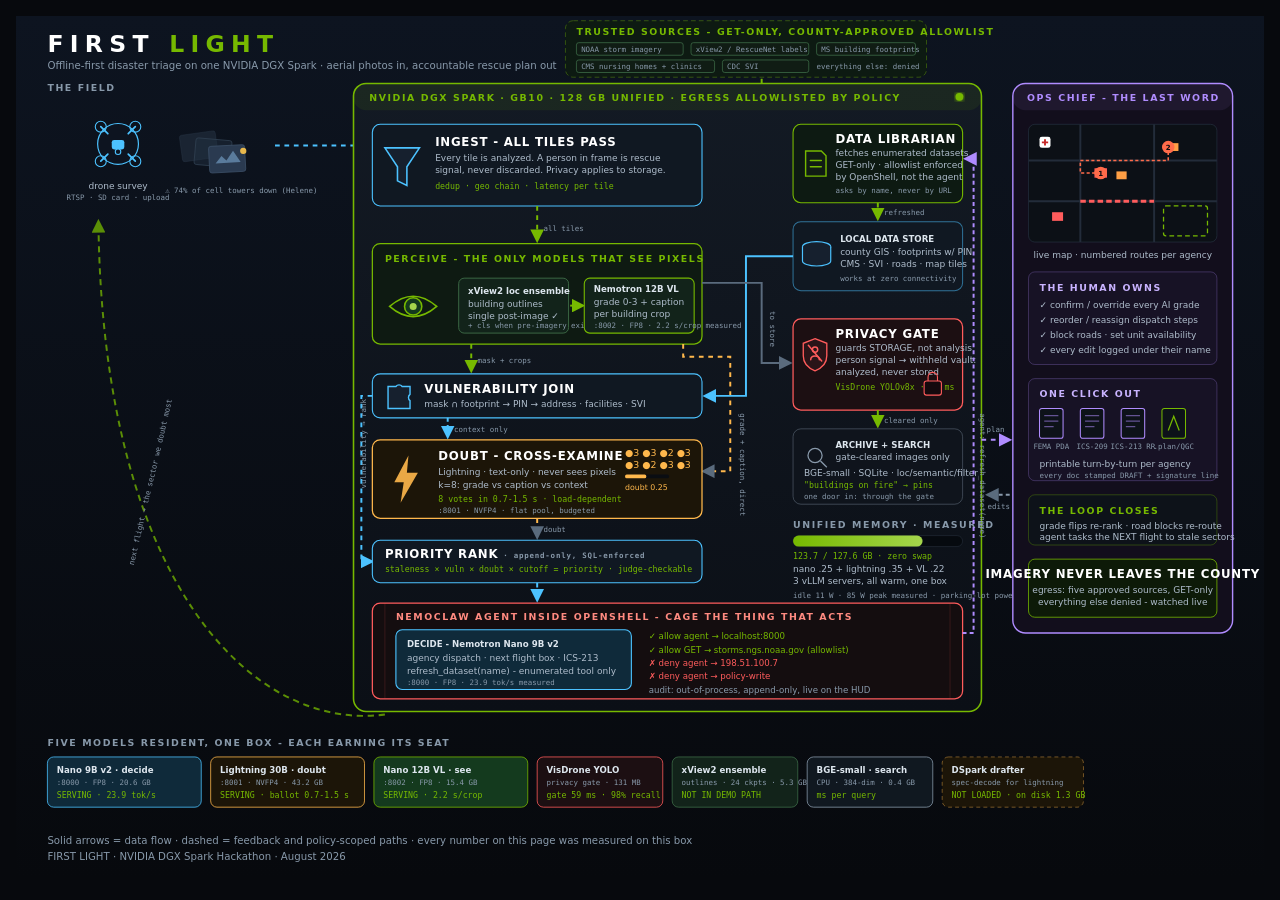
<file: docs/architecture.html>
<!DOCTYPE html>
<html lang="en">
<head>
<meta charset="utf-8">
<title>FIRST LIGHT - system design</title>
<style>
  body { background:#07090d; margin:0; padding:16px; display:flex; justify-content:center; }
  svg { max-width:1590px; width:100%; height:auto; }
  text { font-family:"Segoe UI",system-ui,sans-serif; }
  .t-title { font-size:30px; font-weight:800; letter-spacing:8px; fill:#fff; }
  .t-lit { fill:#76b900; }
  .t-sub { font-size:13px; fill:#8899aa; }
  .t-h { font-size:15px; font-weight:700; fill:#fff; letter-spacing:1px; }
  .t-h2 { font-size:12px; font-weight:700; letter-spacing:2px; }
  .t-b { font-size:11.5px; fill:#aebccb; }
  .t-m { font-size:10.5px; fill:#76b900; font-family:Consolas,monospace; }
  .t-chip { font-size:11px; font-weight:600; fill:#dde6ee; }
  .t-port { font-size:9.5px; fill:#8899aa; font-family:Consolas,monospace; }
  .flow { stroke-width:2.5; fill:none; }
  .flow-anim { stroke-dasharray:6 6; animation:dash 1.2s linear infinite; }
  @keyframes dash { to { stroke-dashoffset:-24; } }
</style>
</head>
<body>
<svg viewBox="0 0 1590 1100" xmlns="http://www.w3.org/2000/svg">
<defs>
  <linearGradient id="sky" x1="0" y1="0" x2="0" y2="1">
    <stop offset="0" stop-color="#0d1420"/><stop offset="1" stop-color="#07090d"/>
  </linearGradient>
  <linearGradient id="spark" x1="0" y1="0" x2="0" y2="1">
    <stop offset="0" stop-color="#131a24"/><stop offset="1" stop-color="#0b0f16"/>
  </linearGradient>
  <linearGradient id="gold" x1="0" y1="0" x2="1" y2="0">
    <stop offset="0" stop-color="#76b900"/><stop offset="1" stop-color="#a5d64c"/>
  </linearGradient>
  <marker id="ar" viewBox="0 0 10 10" refX="8" refY="5" markerWidth="7" markerHeight="7" orient="auto-start-reverse">
    <path d="M 0 0 L 10 5 L 0 10 z" fill="#5a6b7d"/>
  </marker>
  <marker id="arg" viewBox="0 0 10 10" refX="8" refY="5" markerWidth="7" markerHeight="7" orient="auto-start-reverse">
    <path d="M 0 0 L 10 5 L 0 10 z" fill="#76b900"/>
  </marker>
  <marker id="arp" viewBox="0 0 10 10" refX="8" refY="5" markerWidth="7" markerHeight="7" orient="auto-start-reverse">
    <path d="M 0 0 L 10 5 L 0 10 z" fill="#b08cff"/>
  </marker>
  <marker id="arb" viewBox="0 0 10 10" refX="8" refY="5" markerWidth="7" markerHeight="7" orient="auto-start-reverse">
    <path d="M 0 0 L 10 5 L 0 10 z" fill="#4cc2ff"/>
  </marker>
  <filter id="glow"><feGaussianBlur stdDeviation="3" result="b"/><feMerge><feMergeNode in="b"/><feMergeNode in="SourceGraphic"/></feMerge></filter>
</defs>

<rect width="1590" height="1100" fill="url(#sky)"/>

<!-- ======== TITLE ======== -->
<text x="40" y="46" class="t-title">FIRST <tspan class="t-lit">LIGHT</tspan></text>
<text x="40" y="68" class="t-sub">Offline-first disaster triage on one NVIDIA DGX Spark · aerial photos in, accountable rescue plan out</text>

<!-- ======== TRUSTED SOURCES (outside, top right) ======== -->
<g transform="translate(700,6)">
  <rect width="460" height="72" rx="10" fill="#0d1a12" stroke="#76b90066" stroke-width="1.2" stroke-dasharray="6 4"/>
  <text x="14" y="18" class="t-h2" fill="#76b900">TRUSTED SOURCES - GET-ONLY, COUNTY-APPROVED ALLOWLIST</text>
  <g transform="translate(14,28)">
    <g><rect width="136" height="16" rx="3" fill="#101c14" stroke="#3d6b47"/><text x="6" y="12" class="t-port" fill="#a5d64c">NOAA storm imagery</text></g>
    <g transform="translate(146,0)"><rect width="150" height="16" rx="3" fill="#101c14" stroke="#3d6b47"/><text x="6" y="12" class="t-port" fill="#a5d64c">xView2 / RescueNet labels</text></g>
    <g transform="translate(306,0)"><rect width="126" height="16" rx="3" fill="#101c14" stroke="#3d6b47"/><text x="6" y="12" class="t-port" fill="#a5d64c">MS building footprints</text></g>
    <g transform="translate(0,22)"><rect width="176" height="16" rx="3" fill="#101c14" stroke="#3d6b47"/><text x="6" y="12" class="t-port" fill="#a5d64c">CMS nursing homes + clinics</text></g>
    <g transform="translate(186,22)"><rect width="110" height="16" rx="3" fill="#101c14" stroke="#3d6b47"/><text x="6" y="12" class="t-port" fill="#a5d64c">CDC SVI</text></g>
    <g transform="translate(306,22)"><text y="12" class="t-port" fill="#5a6b7d">everything else: denied</text></g>
  </g>
</g>
<!-- sources -> librarian, through the policy boundary -->
<path d="M 950 80 V 132" class="flow flow-anim" stroke="#76b900" marker-end="url(#arg)"/>
<text x="958" y="112" class="t-port" fill="#76b900">scoped egress</text>

<!-- ======== FIELD ======== -->
<g transform="translate(40,95)">
  <text class="t-h2" fill="#8899aa" x="0" y="0">THE FIELD</text>
  <g transform="translate(90,68)">
    <circle r="26" fill="#0d1420" stroke="#4cc2ff" stroke-width="1.5"/>
    <g stroke="#4cc2ff" stroke-width="2.2" stroke-linecap="round">
      <line x1="-13" y1="-13" x2="-22" y2="-22"/><line x1="13" y1="-13" x2="22" y2="-22"/>
      <line x1="-13" y1="13" x2="-22" y2="22"/><line x1="13" y1="13" x2="22" y2="22"/>
    </g>
    <circle cx="-22" cy="-22" r="7" fill="none" stroke="#4cc2ff" stroke-width="1.4"/>
    <circle cx="22" cy="-22" r="7" fill="none" stroke="#4cc2ff" stroke-width="1.4"/>
    <circle cx="-22" cy="22" r="7" fill="none" stroke="#4cc2ff" stroke-width="1.4"/>
    <circle cx="22" cy="22" r="7" fill="none" stroke="#4cc2ff" stroke-width="1.4"/>
    <rect x="-8" y="-5" width="16" height="12" rx="3" fill="#4cc2ff"/>
    <circle cy="10" r="3.5" fill="#0d1420" stroke="#4cc2ff" stroke-width="1.4"/>
  </g>
  <text x="90" y="125" text-anchor="middle" class="t-b">drone survey</text>
  <text x="90" y="139" text-anchor="middle" class="t-port">RTSP · SD card · upload</text>
  <g transform="translate(170,40)">
    <rect x="0" y="14" width="46" height="34" rx="3" fill="#1a2432" stroke="#31405269" transform="rotate(-8 23 31)"/>
    <rect x="18" y="22" width="46" height="34" rx="3" fill="#22304275" stroke="#314052" transform="rotate(5 41 39)"/>
    <rect x="36" y="30" width="46" height="34" rx="3" fill="#2a3a50" stroke="#3d5068" transform="rotate(-3 59 47)"/>
    <path d="M 44 52 l 8 -9 6 6 9 -12 9 15 z" fill="#5a7b9c" transform="rotate(-3 59 47)"/>
    <circle cx="80" cy="38" r="4" fill="#e8b84c" transform="rotate(-3 59 47)"/>
  </g>
  <g transform="translate(150,130)">
    <text class="t-port" fill="#ff5c5c">⚠ 74% of cell towers down (Helene)</text>
  </g>
</g>

<!-- flow: field -> ingest -->
<path d="M 330 165 H 448" class="flow flow-anim" stroke="#4cc2ff" marker-end="url(#ar)"/>

<!-- ======== THE SPARK ======== -->
<g transform="translate(430,86)">
  <rect x="0" y="0" width="800" height="800" rx="16" fill="url(#spark)" stroke="#76b900" stroke-width="2"/>
  <rect x="0" y="0" width="800" height="34" rx="16" fill="#76b90014"/>
  <text x="20" y="22" class="t-h2" fill="#76b900">NVIDIA DGX SPARK · GB10 · 128 GB UNIFIED · EGRESS ALLOWLISTED BY POLICY</text>
  <circle cx="772" cy="17" r="5" fill="#76b900" filter="url(#glow)"/>

  <!-- ==== LEFT LANE: the analysis pipeline ==== -->

  <!-- ingest -->
  <g transform="translate(24,52)">
    <rect width="420" height="104" rx="10" fill="#101822" stroke="#4cc2ff" stroke-width="1.4"/>
    <g transform="translate(38,52)" stroke="#4cc2ff" stroke-width="2" fill="none" stroke-linecap="round">
      <path d="M -22 -22 H 22 L 6 2 V 26 L -6 20 V 2 Z" fill="#16202e"/>
    </g>
    <text x="80" y="28" class="t-h" fill="#8fd4ff">INGEST - ALL TILES PASS</text>
    <text x="80" y="47" class="t-b">Every tile is analyzed. A person in frame is rescue</text>
    <text x="80" y="62" class="t-b">signal, never discarded. Privacy applies to storage.</text>
    <text x="80" y="82" class="t-m">dedup · geo chain · latency per tile</text>
  </g>
  <path d="M 234 156 V 200" class="flow flow-anim" stroke="#76b900" marker-end="url(#arg)"/>
  <text x="242" y="188" class="t-port" fill="#76b900">all tiles</text>

  <!-- perceive -->
  <g transform="translate(24,204)">
    <rect width="420" height="128" rx="10" fill="#0e1a12" stroke="#76b900" stroke-width="1.6"/>
    <text x="16" y="24" class="t-h2" fill="#76b900">PERCEIVE - THE ONLY MODELS THAT SEE PIXELS</text>
    <g transform="translate(52,80)">
      <path d="M -30 0 Q 0 -26 30 0 Q 0 26 -30 0 Z" fill="#0e1a12" stroke="#76b900" stroke-width="2"/>
      <circle r="11" fill="#143a1e" stroke="#76b900" stroke-width="2"/><circle r="4.5" fill="#a5d64c"/>
    </g>
    <g transform="translate(110,44)">
      <rect width="140" height="70" rx="7" fill="#12231a" stroke="#3d6b47" stroke-width="1.2"/>
      <text x="12" y="20" class="t-chip">xView2 loc ensemble</text>
      <text x="12" y="37" class="t-b">building outlines</text>
      <text x="12" y="52" class="t-b">single post-image ✓</text>
      <text x="12" y="64" class="t-port">+ cls when pre-imagery exists</text>
    </g>
    <path d="M 252 79 H 268" class="flow" stroke="#76b900" marker-end="url(#arg)"/>
    <g transform="translate(270,44)">
      <rect width="140" height="70" rx="7" fill="#12231a" stroke="#76b900" stroke-width="1.4"/>
      <text x="12" y="18" class="t-chip">Nemotron 12B VL</text>
      <text x="12" y="34" class="t-b">grade 0-3 + caption</text>
      <text x="12" y="49" class="t-b">per building crop</text>
      <text x="12" y="63" class="t-port">:8002 · FP8 · 2.2 s/crop measured</text>
    </g>
  </g>
  <path d="M 150 332 V 366" class="flow flow-anim" stroke="#76b900" marker-end="url(#arg)"/>
  <text x="158" y="356" class="t-port" fill="#76b900">mask + crops</text>
  <!-- VL -> doubt direct, through the middle gap -->
  <path d="M 420 332 V 348 H 480 V 494 H 446" class="flow flow-anim" stroke="#ffb84c" marker-end="url(#ar)"/>
  <text x="492" y="420" class="t-port" fill="#ffb84c" transform="rotate(90 492 420)">grade + caption, direct</text>

  <!-- join -->
  <g transform="translate(24,370)">
    <rect width="420" height="56" rx="10" fill="#101822" stroke="#4cc2ff" stroke-width="1.4"/>
    <g transform="translate(34,28)" stroke="#4cc2ff" stroke-width="1.8" fill="#16202e">
      <path d="M -14 -12 h 10 a 5 5 0 0 1 8 0 h 10 v 10 a 5 5 0 0 0 0 8 v 10 h -28 z"/>
    </g>
    <text x="66" y="24" class="t-h" fill="#8fd4ff" font-size="13.5">VULNERABILITY JOIN</text>
    <text x="66" y="42" class="t-b">mask ∩ footprint → PIN → address · facilities · SVI</text>
  </g>
  <path d="M 120 426 V 450" class="flow" stroke="#4cc2ff" stroke-dasharray="5 4" marker-end="url(#arb)"/>
  <text x="128" y="444" class="t-port" fill="#8fd4ff">context only</text>
  <path d="M 24 398 H 10 V 609 H 23" class="flow flow-anim" stroke="#4cc2ff" marker-end="url(#arb)"/>
  <text x="16" y="516" class="t-port" fill="#8fd4ff" transform="rotate(-90 16 516)">vulnerability → rank</text>

  <!-- doubt -->
  <g transform="translate(24,454)">
    <rect width="420" height="100" rx="10" fill="#1c1508" stroke="#ffb84c" stroke-width="1.6"/>
    <g transform="translate(42,50)">
      <path d="M 4 -30 L -14 4 h 12 L -6 30 L 16 -8 H 2 Z" fill="#ffb84c" opacity=".9"/>
    </g>
    <text x="84" y="26" class="t-h" fill="#ffd28a" font-size="13.5">DOUBT - CROSS-EXAMINE</text>
    <text x="84" y="45" class="t-b">Lightning · text-only · never sees pixels</text>
    <text x="84" y="61" class="t-b">k=8: grade vs caption vs context</text>
    <text x="84" y="79" class="t-m">8 votes in 0.7-1.5 s · load-dependent</text>
    <text x="84" y="93" class="t-port">:8001 · NVFP4 · flat pool, budgeted</text>
    <g transform="translate(322,20)" font-family="Consolas" font-size="12" fill="#ffb84c">
      <text x="0" y="0">●3 ●3 ●2 ●3</text><text x="0" y="16">●3 ●2 ●3 ●3</text>
      <rect x="0" y="24" width="56" height="5" rx="2" fill="#0a0d12"/><rect x="0" y="24" width="27" height="5" rx="2" fill="#ffb84c"/>
      <text x="0" y="44" font-size="10">doubt 0.25</text>
    </g>
  </g>
  <path d="M 234 554 V 578" class="flow flow-anim" stroke="#ffb84c" marker-end="url(#ar)"/>
  <text x="242" y="572" class="t-port" fill="#ffb84c">doubt</text>

  <!-- rank -->
  <g transform="translate(24,582)">
    <rect width="420" height="54" rx="10" fill="#101822" stroke="#4cc2ff" stroke-width="1.4"/>
    <text x="16" y="22" class="t-h" fill="#8fd4ff" font-size="13.5">PRIORITY RANK <tspan class="t-port">· append-only, SQL-enforced</tspan></text>
    <text x="16" y="41" class="t-m" fill="#dde6ee">staleness × vuln × doubt × cutoff = priority · judge-checkable</text>
  </g>
  <path d="M 234 636 V 658" class="flow flow-anim" stroke="#4cc2ff" marker-end="url(#arb)"/>

  <!-- contained agent -->
  <g transform="translate(24,662)">
    <rect width="752" height="122" rx="10" fill="#140d0f" stroke="#ff5c5c" stroke-width="1.6"/>
    <g stroke="#ff5c5c33" stroke-width="1"><line x1="16" y1="0" x2="16" y2="122"/><line x1="736" y1="0" x2="736" y2="122"/></g>
    <text x="30" y="22" class="t-h2" fill="#ff8a80">NEMOCLAW AGENT INSIDE OPENSHELL - CAGE THE THING THAT ACTS</text>
    <g transform="translate(30,34)">
      <rect width="300" height="76" rx="8" fill="#0f2a3a" stroke="#4cc2ff" stroke-width="1.4"/>
      <text x="14" y="22" class="t-chip">DECIDE - Nemotron Nano 9B v2</text>
      <text x="14" y="40" class="t-b">agency dispatch · next flight box · ICS-213</text>
      <text x="14" y="56" class="t-b">refresh_dataset(name) - enumerated tool only</text>
      <text x="14" y="70" class="t-port">:8000 · FP8 · 23.9 tok/s measured</text>
    </g>
    <g transform="translate(352,34)" font-family="Consolas" font-size="11">
      <text y="12" fill="#76b900">✓ allow  agent → localhost:8000</text>
      <text y="29" fill="#76b900">✓ allow  GET → storms.ngs.noaa.gov (allowlist)</text>
      <text y="46" fill="#ff5c5c">✗ deny   agent → 198.51.100.7</text>
      <text y="63" fill="#ff5c5c">✗ deny   agent → policy-write</text>
      <text y="80" fill="#8899aa">audit: out-of-process, append-only, live on the HUD</text>
    </g>
  </g>

  <!-- ==== RIGHT LANE: data in, data guarded ==== -->

  <!-- librarian -->
  <g transform="translate(560,52)">
    <rect width="216" height="100" rx="10" fill="#0d1a12" stroke="#76b900" stroke-width="1.4"/>
    <g transform="translate(28,50)" stroke="#76b900" stroke-width="1.8" fill="none" stroke-linecap="round">
      <path d="M -12 -16 H 8 L 14 -10 V 16 H -12 Z" fill="#101c14"/>
      <path d="M -6 -4 H 8 M -6 4 H 8"/>
    </g>
    <text x="54" y="24" class="t-h" fill="#a5d64c" font-size="12.5">DATA LIBRARIAN</text>
    <text x="54" y="41" class="t-b" font-size="10.5">fetches enumerated datasets</text>
    <text x="54" y="56" class="t-b" font-size="10.5">GET-only · allowlist enforced</text>
    <text x="54" y="71" class="t-b" font-size="10.5">by OpenShell, not the agent</text>
    <text x="54" y="88" class="t-port">asks by name, never by URL</text>
  </g>
  <path d="M 668 152 V 172" class="flow flow-anim" stroke="#76b900" marker-end="url(#arg)"/>
  <text x="676" y="168" class="t-port" fill="#76b900">refreshed</text>

  <!-- county store -->
  <g transform="translate(560,176)">
    <rect width="216" height="88" rx="10" fill="#101822" stroke="#4cc2ff88" stroke-width="1.3"/>
    <g transform="translate(30,42)">
      <ellipse rx="18" ry="6.5" cy="-10" fill="#16202e" stroke="#4cc2ff" stroke-width="1.5"/>
      <path d="M -18 -10 v 18 a 18 6.5 0 0 0 36 0 v -18" fill="#16202e" stroke="#4cc2ff" stroke-width="1.5"/>
    </g>
    <text x="60" y="26" class="t-chip" fill="#8fd4ff">LOCAL DATA STORE</text>
    <text x="60" y="43" class="t-b" font-size="10.5">county GIS · footprints w/ PIN</text>
    <text x="60" y="58" class="t-b" font-size="10.5">CMS · SVI · roads · map tiles</text>
    <text x="60" y="75" class="t-port">works at zero connectivity</text>
  </g>
  <path d="M 560 220 H 500 V 398 H 448" class="flow" stroke="#4cc2ff" marker-end="url(#arb)"/>

  <!-- privacy gate: the archive's doorman -->
  <g transform="translate(560,300)">
    <rect width="216" height="116" rx="10" fill="#1c0f12" stroke="#ff5c5c" stroke-width="1.6"/>
    <g transform="translate(28,44)">
      <path d="M 0 -19 L 15 -13 V 3 C 15 13 8 19 0 22 C -8 19 -15 13 -15 3 V -13 Z" fill="#2a1418" stroke="#ff5c5c" stroke-width="1.7"/>
      <g stroke="#ff5c5c" stroke-width="1.9" stroke-linecap="round">
        <circle cy="-5" r="3.4" fill="none"/><path d="M -5.5 8 C -5.5 1.5 5.5 1.5 5.5 8" fill="none"/>
        <line x1="-8.5" y1="-10.5" x2="8.5" y2="9.5"/>
      </g>
    </g>
    <text x="54" y="24" class="t-h" fill="#ff8a80" font-size="12.5">PRIVACY GATE</text>
    <text x="54" y="41" class="t-b" font-size="10.5">guards STORAGE, not analysis</text>
    <text x="54" y="56" class="t-b" font-size="10.5">person signal → withheld vault:</text>
    <text x="54" y="71" class="t-b" font-size="10.5">analyzed, never stored</text>
    <text x="54" y="90" class="t-m" font-size="9.5">VisDrone YOLOv8x · 89 ms</text>
    <g transform="translate(178,84)">
      <rect x="-11" y="-5" width="22" height="18" rx="3" fill="#14090d" stroke="#ff5c5c" stroke-width="1.4"/>
      <path d="M -6 -5 v -5 a 6 6 0 0 1 12 0 v 5" fill="none" stroke="#ff5c5c" stroke-width="1.4"/>
    </g>
  </g>
  <path d="M 444 254 H 520 V 356 H 556" class="flow" stroke="#5a6b7d" marker-end="url(#ar)"/>
  <text x="530" y="290" class="t-port" transform="rotate(90 530 290)">to store</text>
  <path d="M 668 416 V 436" class="flow" stroke="#76b900" marker-end="url(#arg)"/>
  <text x="676" y="432" class="t-port" fill="#76b900">cleared only</text>

  <!-- archive -->
  <g transform="translate(560,440)">
    <rect width="216" height="96" rx="10" fill="#0f141c" stroke="#8899aa66" stroke-width="1.2"/>
    <g transform="translate(28,34)" stroke="#8899aa" stroke-width="1.6" fill="none">
      <circle r="9"/><line x1="7" y1="7" x2="15" y2="15"/>
    </g>
    <text x="54" y="24" class="t-chip" fill="#aebccb">ARCHIVE + SEARCH</text>
    <text x="54" y="40" class="t-b" font-size="10.5">gate-cleared images only</text>
    <text x="14" y="60" class="t-b" font-size="10.5">BGE-small · SQLite · loc/semantic/filter</text>
    <text x="14" y="76" class="t-m" font-size="9.5">"buildings on fire" → pins</text>
    <text x="14" y="89" class="t-port">one door in: through the gate</text>
  </g>

  <!-- memory bar -->
  <g transform="translate(560,566)">
    <text class="t-h2" fill="#8899aa" y="0">UNIFIED MEMORY · MEASURED</text>
    <rect y="10" width="216" height="14" rx="7" fill="#060a0f" stroke="#1f2733"/>
    <rect y="10" width="165" height="14" rx="7" fill="url(#gold)"/>
    <text y="40" class="t-m">123.7 / 127.6 GB · zero swap</text>
    <text y="56" class="t-b" font-size="10.5">nano .25 + lightning .35 + VL .22</text>
    <text y="72" class="t-b" font-size="10.5">3 vLLM servers, all warm, one box</text>
    <text y="90" class="t-port">idle 11 W · 85 W peak measured · parking-lot power</text>
  </g>

  <!-- agent -> librarian tool call, along the right margin -->
  <path d="M 776 700 H 790 V 96 H 780" class="flow" stroke="#b08cff" stroke-dasharray="5 4" marker-end="url(#arp)"/>
  <text x="798" y="420" class="t-port" fill="#b08cff" transform="rotate(90 798 420)">agent: refresh_dataset(name)</text>
</g>

<!-- ======== HUMAN SIDE ======== -->
<g transform="translate(1270,86)">
  <rect width="280" height="700" rx="16" fill="#120e1c" stroke="#b08cff" stroke-width="1.8"/>
  <rect width="280" height="34" rx="16" fill="#b08cff14"/>
  <text x="18" y="22" class="t-h2" fill="#b08cff">OPS CHIEF - THE LAST WORD</text>

  <g transform="translate(20,52)">
    <rect width="240" height="150" rx="8" fill="#0c1016" stroke="#31405299"/>
    <g stroke="#232c3a" stroke-width="2.5">
      <line x1="0" y1="46" x2="240" y2="46"/><line x1="0" y1="98" x2="240" y2="98"/>
      <line x1="66" y1="0" x2="66" y2="150"/><line x1="160" y1="0" x2="160" y2="150"/>
    </g>
    <line x1="66" y1="98" x2="160" y2="98" stroke="#ff5c5c" stroke-width="4" stroke-dasharray="7 4"/>
    <rect x="84" y="56" width="16" height="12" fill="#ff5c5c"/><rect x="112" y="60" width="13" height="10" fill="#ff9f45"/>
    <rect x="178" y="24" width="13" height="10" fill="#ff9f45"/><rect x="30" y="112" width="14" height="11" fill="#ff5c5c"/>
    <path d="M 92 62 H 66 V 46 H 178 V 29" fill="none" stroke="#ff6b4a" stroke-width="2" stroke-dasharray="4 3"/>
    <circle cx="92" cy="62" r="8" fill="#ff6b4a"/><text x="92" y="66" text-anchor="middle" font-size="9" font-weight="700" fill="#0a0d12" font-family="sans-serif">1</text>
    <circle cx="178" cy="29" r="8" fill="#ff6b4a"/><text x="178" y="33" text-anchor="middle" font-size="9" font-weight="700" fill="#0a0d12" font-family="sans-serif">2</text>
    <rect x="14" y="16" width="14" height="14" rx="3" fill="#fff"/><path d="M 17 23 h 8 M 21 19 v 8" stroke="#c62828" stroke-width="2.4"/>
    <rect x="172" y="104" width="56" height="38" rx="3" fill="none" stroke="#76b900" stroke-width="1.6" stroke-dasharray="6 4"/>
  </g>
  <text x="140" y="222" text-anchor="middle" class="t-b">live map · numbered routes per agency</text>

  <g transform="translate(20,240)">
    <rect width="240" height="118" rx="8" fill="#171225" stroke="#b08cff55"/>
    <text x="14" y="24" class="t-h2" fill="#c9b3ff">THE HUMAN OWNS</text>
    <text x="14" y="46" class="t-b">✓ confirm / override every AI grade</text>
    <text x="14" y="65" class="t-b">✓ reorder / reassign dispatch steps</text>
    <text x="14" y="84" class="t-b">✓ block roads · set unit availability</text>
    <text x="14" y="103" class="t-b">✓ every edit logged under their name</text>
  </g>

  <g transform="translate(20,376)">
    <rect width="240" height="130" rx="8" fill="#171225" stroke="#b08cff55"/>
    <text x="14" y="24" class="t-h2" fill="#c9b3ff">ONE CLICK OUT</text>
    <g transform="translate(14,38)">
      <g><rect width="30" height="38" rx="3" fill="#0d1219" stroke="#b08cff" stroke-width="1.3"/><path d="M 6 9 h 18 M 6 16 h 18 M 6 23 h 12" stroke="#b08cff88" stroke-width="1.6"/><text x="15" y="52" text-anchor="middle" class="t-port">FEMA PDA</text></g>
      <g transform="translate(52,0)"><rect width="30" height="38" rx="3" fill="#0d1219" stroke="#b08cff" stroke-width="1.3"/><path d="M 6 9 h 18 M 6 16 h 18 M 6 23 h 12" stroke="#b08cff88" stroke-width="1.6"/><text x="15" y="52" text-anchor="middle" class="t-port">ICS-209</text></g>
      <g transform="translate(104,0)"><rect width="30" height="38" rx="3" fill="#0d1219" stroke="#b08cff" stroke-width="1.3"/><path d="M 6 9 h 18 M 6 16 h 18 M 6 23 h 12" stroke="#b08cff88" stroke-width="1.6"/><text x="15" y="52" text-anchor="middle" class="t-port">ICS-213 RR</text></g>
      <g transform="translate(156,0)"><rect width="30" height="38" rx="3" fill="#0d1219" stroke="#76b900" stroke-width="1.3"/><path d="M 8 28 L 15 10 L 22 28" fill="none" stroke="#76b900" stroke-width="1.6"/><text x="15" y="52" text-anchor="middle" class="t-port">.plan/QGC</text></g>
    </g>
    <text x="14" y="112" class="t-b">printable turn-by-turn per agency</text>
    <text x="14" y="126" class="t-port">every doc stamped DRAFT + signature line</text>
  </g>

  <g transform="translate(20,524)">
    <rect width="240" height="64" rx="8" fill="#0d1219" stroke="#76b90066"/>
    <text x="14" y="24" class="t-h2" fill="#76b900">THE LOOP CLOSES</text>
    <text x="14" y="43" class="t-b">grade flips re-rank · road blocks re-route</text>
    <text x="14" y="57" class="t-b">agent tasks the NEXT flight to stale sectors</text>
  </g>

  <g transform="translate(20,606)">
    <rect width="240" height="74" rx="8" fill="#0d1a08" stroke="#76b900"/>
    <text x="120" y="24" text-anchor="middle" class="t-h" fill="#a5d64c" font-size="12">IMAGERY NEVER LEAVES THE COUNTY</text>
    <text x="120" y="43" text-anchor="middle" class="t-b" font-size="10.5">egress: five approved sources, GET-only</text>
    <text x="120" y="58" text-anchor="middle" class="t-b" font-size="10.5">everything else denied - watched live</text>
  </g>
</g>

<!-- spark -> human -->
<path d="M 1230 540 H 1266" class="flow flow-anim" stroke="#b08cff" marker-end="url(#arp)"/>
<text x="1248" y="530" text-anchor="middle" class="t-port" fill="#b08cff">plan</text>
<path d="M 1266 610 H 1238" class="flow" stroke="#8899aa" stroke-dasharray="5 4" marker-end="url(#ar)"/>
<text x="1252" y="628" text-anchor="middle" class="t-port">edits</text>

<!-- loop: agent -> drone -->
<path d="M 470 890 C 300 912 110 720 105 262" class="flow" stroke="#76b900" stroke-dasharray="8 6" marker-end="url(#arg)" opacity=".75"/>
<text x="150" y="700" class="t-port" fill="#76b900" transform="rotate(-77 150 700)">next flight → the sector we doubt most</text>

<!-- ======== MODEL ROSTER ======== -->
<g transform="translate(40,930)">
  <text class="t-h2" fill="#8899aa" y="0">FIVE MODELS RESIDENT, ONE BOX - EACH EARNING ITS SEAT</text>
  <g transform="translate(0,14)">
    <g><rect width="196" height="64" rx="8" fill="#0f2a3a" stroke="#4cc2ff"/><text x="12" y="20" class="t-chip">Nano 9B v2 · decide</text><text x="12" y="36" class="t-port">:8000 · FP8 · 20.6 GB</text><text x="12" y="52" class="t-m">SERVING · 23.9 tok/s</text></g>
    <g transform="translate(208,0)"><rect width="196" height="64" rx="8" fill="#1c1508" stroke="#ffb84c"/><text x="12" y="20" class="t-chip">Lightning 30B · doubt</text><text x="12" y="36" class="t-port">:8001 · NVFP4 · 43.2 GB</text><text x="12" y="52" class="t-m">SERVING · ballot 0.7-1.5 s</text></g>
    <g transform="translate(416,0)"><rect width="196" height="64" rx="8" fill="#143a1e" stroke="#76b900"/><text x="12" y="20" class="t-chip">Nano 12B VL · see</text><text x="12" y="36" class="t-port">:8002 · FP8 · 15.4 GB</text><text x="12" y="52" class="t-m">SERVING · 2.2 s/crop</text></g>
    <g transform="translate(624,0)"><rect width="160" height="64" rx="8" fill="#1c0f12" stroke="#ff5c5c"/><text x="12" y="20" class="t-chip">VisDrone YOLO</text><text x="12" y="36" class="t-port">privacy gate · 131 MB</text><text x="12" y="52" class="t-m">gate 59 ms · 98% recall</text></g>
    <g transform="translate(796,0)"><rect width="160" height="64" rx="8" fill="#12231a" stroke="#3d6b47"/><text x="12" y="20" class="t-chip">xView2 ensemble</text><text x="12" y="36" class="t-port">outlines · 24 ckpts · 5.3 GB</text><text x="12" y="52" class="t-m">NOT IN DEMO PATH</text></g>
    <g transform="translate(968,0)"><rect width="160" height="64" rx="8" fill="#101820" stroke="#8899aa"/><text x="12" y="20" class="t-chip">BGE-small · search</text><text x="12" y="36" class="t-port">CPU · 384-dim · 0.4 GB</text><text x="12" y="52" class="t-m">ms per query</text></g>
    <g transform="translate(1140,0)"><rect width="180" height="64" rx="8" fill="#1c1508" stroke="#ffb84c88" stroke-dasharray="5 4"/><text x="12" y="20" class="t-chip">DSpark drafter</text><text x="12" y="36" class="t-port">spec-decode for lightning</text><text x="12" y="52" class="t-m">NOT LOADED · on disk 1.3 GB</text></g>
  </g>
</g>

<!-- footer -->
<text x="40" y="1055" class="t-sub">Solid arrows = data flow · dashed = feedback and policy-scoped paths · every number on this page was measured on this box</text>
<text x="40" y="1075" class="t-sub" fill="#5a6b7d">FIRST LIGHT · NVIDIA DGX Spark Hackathon · August 2026</text>
</svg>
</body>
</html>
</file>
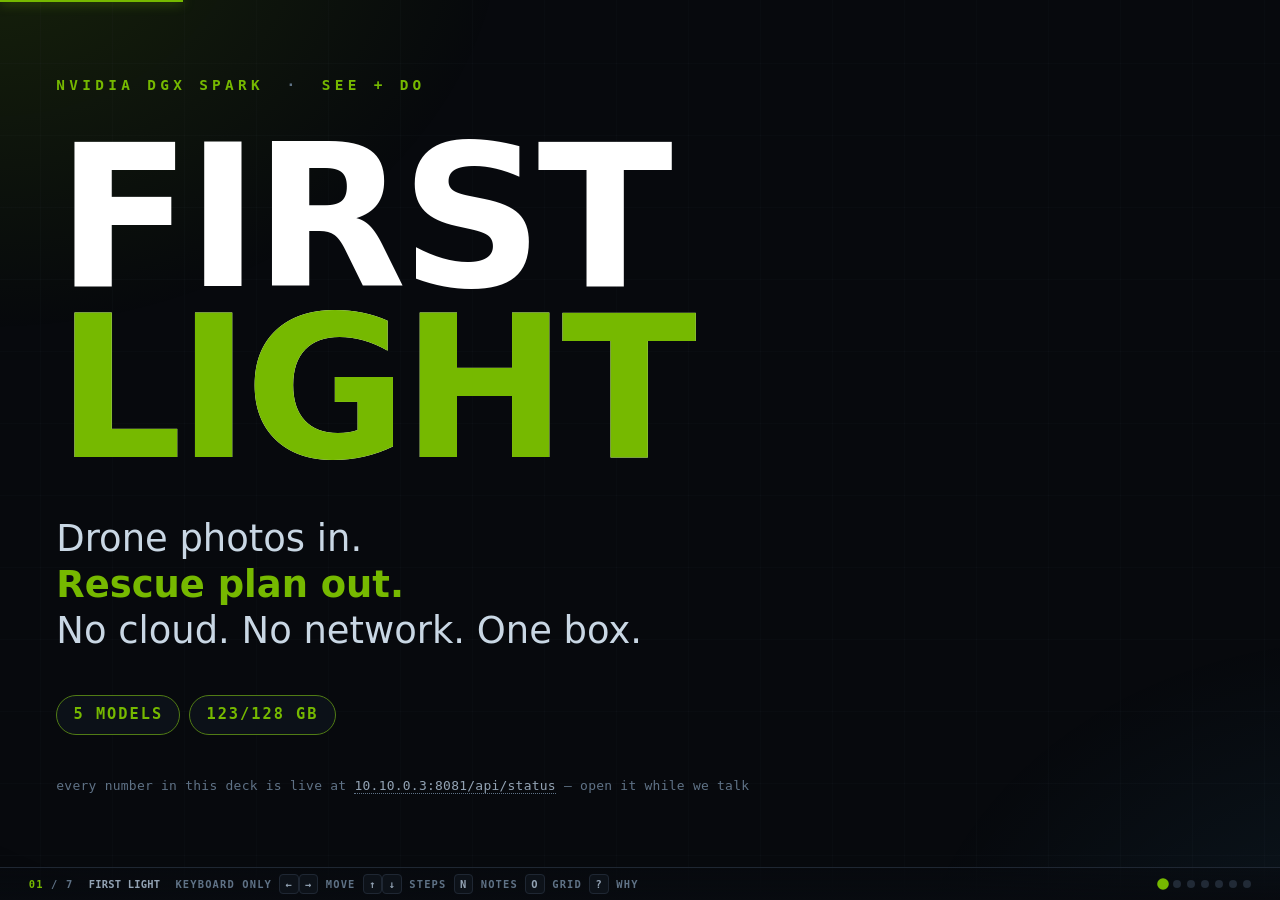
<file: docs/slides.html>
<!DOCTYPE html>
<html lang="en">
<head>
<meta charset="utf-8">
<meta name="viewport" content="width=device-width,initial-scale=1">
<title>FIRST LIGHT — 8-slide pitch</title>
<!--
  FIRST LIGHT · pitch deck · 8 slides, one file, zero network dependencies.
  Design rules this deck is built to (each one sourced):
   · Assertion-Evidence (Alley/Garner, IJEE 2013, p<.01): every headline is a full sentence
     stating the takeaway; the body is visual evidence, never a bullet list.
     Test: read the 8 headlines in order and you have the whole pitch.
   · Cowan 4±1: at most ~4 competing elements per slide.
   · Mayer signaling: ONE accent colour per slide, on the thing being spoken about.
   · Mayer segmenting (d≈0.8) + progressive disclosure: slides reveal in steps, never a wall.
   · Mayer spatial contiguity: labels sit ON the diagram, not in a legend.
   · Mayer redundancy (d≈0.86): on-screen words are NOT the script. The script is in the notes.
   · Duarte sparkline: What Is (2) → What Could Be (3,4) crossed more than once; demo = S.T.A.R.
   · Identifiable victim (Small & Loewenstein): one named place with one real number, not a stat blizzard.
   · Stealing thunder (Williams 1993) + blemishing (Ein-Gar 2012): name the rival and the
     limitation ourselves, limitation placed AFTER the strengths.
   · WCAG 1.4.3: body text ≥4.5:1 contrast; nothing below ~24pt equivalent; key content up top.
  Press N for speaker notes. Press ? for the design/verification key.
-->
<style>
:root{
  --bg:#07090d; --panel:#0d1219; --line:#1f2733;
  --ink:#eaf1f7; --dim:#93a3b4; --faint:#5f7286;
  --green:#76b900; --blue:#4cc2ff; --red:#ff5c5c; --amber:#ffb84c; --purple:#b08cff;
  --fire:#ff7a3d; --ems:#4cc2ff; --police:#b08cff; --works:#ffd24c;
  --ac:var(--green);
  --mono:"Cascadia Code",Consolas,"SF Mono",ui-monospace,monospace;
  --sans:"Segoe UI Variable Display","Segoe UI",system-ui,-apple-system,sans-serif;
}
*{box-sizing:border-box;margin:0;padding:0}
html,body{height:100%}
body{background:var(--bg);color:var(--ink);overflow:hidden;font:16px/1.45 var(--sans);
  -webkit-font-smoothing:antialiased;text-rendering:optimizeLegibility}

/* ---------- backdrop: quiet. Mayer coherence — no decoration that isn't argument. ---------- */
.bg{position:fixed;inset:0;z-index:0;pointer-events:none;overflow:hidden}
.bg i{position:absolute;inset:-25%;display:block}
.bg .glow{background:radial-gradient(40% 46% at 16% 10%,color-mix(in srgb,var(--ac) 15%,transparent),transparent 68%),
  radial-gradient(36% 42% at 88% 92%,rgba(76,194,255,.085),transparent 68%);transition:background .7s ease}
.bg .grid{background-image:linear-gradient(rgba(120,140,165,.05) 1px,transparent 1px),
  linear-gradient(90deg,rgba(120,140,165,.05) 1px,transparent 1px);background-size:72px 72px;opacity:.6}
.bg .vig{background:radial-gradient(125% 105% at 50% 45%,transparent 42%,rgba(0,0,0,.72))}

/* ---------- shell ---------- */
.deck{position:relative;z-index:1;height:100%}
.slide{position:absolute;inset:0;display:none;flex-direction:column;justify-content:center;
  padding:clamp(26px,3.6vmin,58px) clamp(34px,4.4vw,92px) clamp(60px,6.4vmin,88px)}
.slide.on{display:flex}
.slide > .wrap{width:100%;margin-block:auto;display:flex;flex-direction:column;
  gap:clamp(18px,3.8vmin,58px)}
/* Sparse slides earn bigger type: after the word cull most slides sit well under the frame,
   so the remaining words get more room rather than the frame getting more emptiness. */
.slide[data-sparse] .assert{font-size:clamp(34px,7.6vmin,104px)}
.slide[data-sparse] .sub{font-size:clamp(18px,3.5vmin,46px);max-width:32ch}
/* The title slide is a poster: ~13 words at full scale, not a paragraph shrunk to fit. */
.slide[data-hero] .assert.big{font-size:clamp(52px,15.5vw,300px);line-height:.86}
.slide[data-hero] .sub{font-size:clamp(19px,4.1vmin,54px);max-width:26ch;line-height:1.24}
.slide[data-hero] > .wrap{gap:clamp(20px,4.6vmin,72px)}
.slide[data-hero] .chip{font-size:clamp(11px,1.7vmin,20px);padding:clamp(8px,1.3vmin,16px) clamp(12px,1.8vmin,22px)}

/* ---------- type: assertion headline is the loudest thing on every slide ---------- */
.eyebrow{font:700 clamp(11.5px,1.6vmin,19px)/1 var(--mono);letter-spacing:.3em;text-transform:uppercase;color:var(--ac)}
.eyebrow s{text-decoration:none;color:var(--faint);margin:0 .65em}
.assert{font-size:clamp(30px,6.4vmin,84px);line-height:1.02;font-weight:800;letter-spacing:-.021em;max-width:30ch}
.assert.big{font-size:clamp(44px,10.4vmin,148px);line-height:.94;letter-spacing:-.03em;max-width:none}
.assert em{font-style:normal;color:var(--ac)}
.assert s{text-decoration:line-through;text-decoration-thickness:.09em;color:var(--faint)}
.sub{font-size:clamp(16px,3vmin,38px);line-height:1.32;color:#c9d7e4;max-width:40ch;font-weight:450}
.sub b{color:var(--ink);font-weight:700}
.sub em{font-style:normal;color:var(--ac);font-weight:700}
.note{font-size:clamp(13px,2vmin,25px);line-height:1.42;color:var(--dim);max-width:56ch}
.src{font:400 clamp(10.5px,1.44vmin,17px)/1.4 var(--mono);color:var(--faint);letter-spacing:.02em}
.src a{color:var(--dim);text-decoration:none;border-bottom:1px dotted var(--faint)}
.src a:hover{color:var(--ac);border-bottom-color:var(--ac)}
/* inline citation marker: every number on a slide carries one, and it is a real link */
.cite{font:600 clamp(8.5px,1.02vmin,12px)/1 var(--mono);color:var(--faint);text-decoration:none;
  border:1px solid var(--line);border-radius:4px;padding:2px 4px;margin-left:5px;white-space:nowrap;
  vertical-align:.28em}
.cite:hover{color:var(--ac);border-color:var(--ac)}
.mono{font-family:var(--mono)}
.row{display:flex;align-items:center;gap:clamp(10px,1.8vmin,26px)}
.row.top{align-items:flex-start}
.row.wide{justify-content:space-between}
.col{display:flex;flex-direction:column;gap:clamp(8px,1.4vmin,20px)}
.grow{flex:1;min-width:0}

/* the one number that must survive the room */
.stat{font:800 clamp(60px,16.4vmin,238px)/.84 var(--sans);letter-spacing:-.045em;
  background:linear-gradient(174deg,#fff 8%,var(--ac) 78%);-webkit-background-clip:text;background-clip:text;
  color:transparent;filter:drop-shadow(0 0 34px color-mix(in srgb,var(--ac) 30%,transparent))}
.stat u{text-decoration:none;font-size:.33em;letter-spacing:-.01em}
.statlab{font:700 clamp(11.5px,1.74vmin,21px)/1.35 var(--mono);letter-spacing:.14em;text-transform:uppercase;color:var(--dim)}

/* wordmark */
.wm{display:inline-block;font-weight:850;
  background:linear-gradient(100deg,#fff 0 42%,#e9ffbe 50%,#fff 58% 100%) 0 0/240% 100%;
  -webkit-background-clip:text;background-clip:text;color:#fff;-webkit-text-fill-color:transparent}
.wm i{font-style:normal;-webkit-text-fill-color:var(--green);color:var(--green)}
.slide.on .wm{animation:shine 2.3s .3s cubic-bezier(.45,0,.25,1) both}
@keyframes shine{from{background-position:100% 0}to{background-position:0 0}}

/* ---------- chips ---------- */
.chips{display:flex;flex-wrap:wrap;gap:clamp(6px,1vmin,12px)}
.chip{font:700 clamp(10.5px,1.48vmin,17.5px)/1 var(--mono);letter-spacing:.13em;text-transform:uppercase;
  border:1px solid var(--line);border-radius:999px;padding:clamp(7px,1.1vmin,13px) clamp(10px,1.5vmin,18px);
  color:var(--dim);background:#0c1118;white-space:nowrap}
.chip.on{border-color:color-mix(in srgb,var(--ac) 58%,var(--line));color:var(--ac)}
.chip.no{border-color:#5a2626;color:var(--red)}
.chip.hm{border-color:#5a4520;color:var(--amber)}

/* ---------- the process chain (slides 2 + 4): visual evidence, not bullets ---------- */
.chain{display:flex;align-items:stretch;gap:clamp(5px,.85vmin,12px)}
.step{flex:1;min-width:0;background:#0c1219;border:1px solid var(--line);border-radius:12px;
  padding:clamp(13px,2.2vmin,30px) clamp(11px,1.7vmin,22px);display:flex;flex-direction:column;
  gap:clamp(7px,1.2vmin,16px);justify-content:center}
.step b{font:800 clamp(11px,1.6vmin,19px)/1.15 var(--mono);letter-spacing:.05em;text-transform:uppercase;color:var(--sc,var(--dim))}
.step span{font-size:clamp(11.5px,1.76vmin,22px);line-height:1.3;color:#c9d7e4}
.step u{text-decoration:none;margin-top:auto;font:700 clamp(10.5px,1.52vmin,18px)/1.28 var(--mono);color:var(--flaw,var(--red))}
.step.bad{border-color:#3d1f1f;background:linear-gradient(168deg,#150d0e,#0b0709)}
.step.good{border-color:#26401b;background:linear-gradient(168deg,#0f1a0e,#080d08)}
.step.good u{color:var(--green)}
.arw{align-self:center;color:var(--faint);font:400 clamp(12px,1.7vmin,22px)/1 var(--mono);flex:none}

/* ---------- the loop (slide 3) ---------- */
.loop{display:flex;align-items:center;flex-wrap:wrap;gap:clamp(7px,1.15vmin,16px)}
.lp{border:1px solid color-mix(in srgb,var(--ac) 45%,var(--line));border-radius:999px;background:#0b1310;
  padding:clamp(9px,1.6vmin,21px) clamp(12px,2vmin,26px);font:700 clamp(11px,1.62vmin,20px)/1 var(--mono);
  letter-spacing:.09em;text-transform:uppercase;color:var(--ac);white-space:nowrap}
.lp.dead{border-color:#4a2020;color:var(--red);background:#130a0a}
.lp.back{border-style:dashed;border-color:color-mix(in srgb,var(--ac) 70%,transparent)}

/* ---------- cards ---------- */
.cards{display:grid;gap:clamp(9px,1.5vmin,20px)}
.c2{grid-template-columns:repeat(2,1fr)}.c3{grid-template-columns:repeat(3,1fr)}
.c4{grid-template-columns:repeat(4,1fr)}
.card{background:linear-gradient(168deg,#121925,#0a1016);border:1px solid var(--line);border-radius:14px;
  padding:clamp(15px,2.6vmin,34px);position:relative;overflow:hidden;display:flex;flex-direction:column;gap:clamp(4px,.7vmin,9px)}
.card::before{content:"";position:absolute;inset:0 0 auto;height:2px;background:var(--kc,var(--ac))}
.card k{display:block;font:700 clamp(10.5px,1.48vmin,17.5px)/1 var(--mono);letter-spacing:.19em;text-transform:uppercase;color:var(--kc,var(--ac))}
.card v{display:block;font-size:clamp(19px,3.3vmin,44px);font-weight:800;letter-spacing:-.02em;line-height:1.04}
.card d{display:block;font-size:clamp(12px,1.82vmin,23px);line-height:1.36;color:var(--dim)}
.card d b{color:#c9d7e4}

/* ---------- memory gauge (slide 6) ---------- */
.bar{height:clamp(34px,5.6vmin,80px);border-radius:9px;background:#0a1016;border:1px solid var(--line);display:flex;overflow:hidden}
.bar i{width:0;transition:width .95s cubic-bezier(.2,.9,.2,1)}
.bar i+i{border-left:1px solid rgba(7,9,13,.8)}
.keys{display:flex;flex-wrap:wrap;gap:clamp(5px,.8vmin,10px) clamp(12px,1.9vmin,26px)}
.keys span{font:600 clamp(11px,1.58vmin,19px)/1.3 var(--mono);color:var(--dim);display:flex;align-items:center;gap:7px;white-space:nowrap}
.keys i{width:11px;height:11px;border-radius:3px;flex:none}

/* ---------- power grid (slide 7) — Dreamit pattern: blank where a rival lacks it ---------- */
.pg{width:100%;border-collapse:collapse;font-size:clamp(12px,1.86vmin,24px)}
.pg th{font:700 clamp(10.5px,1.5vmin,18px)/1.25 var(--mono);letter-spacing:.11em;text-transform:uppercase;
  color:var(--faint);text-align:center;padding:0 clamp(5px,.8vmin,11px) clamp(9px,1.3vmin,15px);vertical-align:bottom}
.pg th.us{color:var(--green)}
.pg th:first-child{text-align:left;width:34%}
.pg td{padding:clamp(7px,1.15vmin,15px) clamp(5px,.8vmin,11px);border-top:1px solid #151d27;text-align:center;color:var(--dim)}
.pg td:first-child{text-align:left;color:#c9d7e4;font-weight:600}
.pg td.y{color:var(--green);font-family:var(--mono);font-weight:700;background:#0e1a0c}
.pg td.p{color:var(--amber);font-family:var(--mono);font-size:.92em}
/* our own column stays one continuous band even when a cell is a caveat, not a tick */
.pg td.us-caveat{color:var(--amber);font-family:var(--mono);font-weight:700;background:#0e1a0c}

/* ---------- console miniature (slide 5) ---------- */
.ui{border:1px solid var(--line);border-radius:12px;overflow:hidden;background:#0a0d12;position:relative;
  display:flex;flex-direction:column}
.ui .tb{display:flex;align-items:center;gap:9px;padding:clamp(7px,1.1vmin,14px) clamp(10px,1.5vmin,19px);
  background:#0e141d;border-bottom:1px solid var(--line);font:700 clamp(9px,1.26vmin,15px)/1 var(--mono);letter-spacing:.1em;color:var(--dim)}
.ui .tb b{color:#fff}.ui .tb b i{font-style:normal;color:var(--green)}
.ui .tb .g{flex:1}
.ui .tb u{text-decoration:none;border:1px solid #2a3a1a;color:var(--green);border-radius:4px;padding:4px 7px}
.ui .bd{display:grid;grid-template-columns:1.46fr 1fr;height:clamp(176px,26vmin,330px)}
.ui svg{display:block;width:100%;height:100%;background:#0b0f15}
.ui .mp{min-width:0;overflow:hidden;background:#0b0f15;display:flex}
.ui .rk{border-left:1px solid var(--line);padding:clamp(9px,1.4vmin,18px);display:flex;flex-direction:column;
  gap:clamp(6px,1vmin,13px);background:#0b1017;justify-content:center}
.ui .rk .h{font:700 clamp(8.5px,1.2vmin,14.5px)/1 var(--mono);letter-spacing:.13em;color:var(--faint);text-transform:uppercase}
.ui .ag{display:flex;align-items:center;gap:8px;font-size:clamp(9.5px,1.4vmin,17px);color:#c9d7e4}
.ui .n{flex:none;width:clamp(17px,2.3vmin,29px);height:clamp(17px,2.3vmin,29px);border-radius:50%;color:#07090d;
  font:800 clamp(8.5px,1.2vmin,15px)/1 var(--mono);display:flex;align-items:center;justify-content:center}
.ui .ev{margin-top:clamp(4px,.7vmin,9px);border:1px solid #24303f;border-radius:8px;padding:clamp(6px,1vmin,12px);background:#0d131b;
  display:flex;flex-direction:column;gap:5px}
.ui .ev .f{font:600 clamp(8.5px,1.26vmin,15.5px)/1.5 var(--mono);color:var(--dim)}
.ui .ev .f b{color:var(--ink)}
.ui .ev .t{font:800 clamp(9.5px,1.38vmin,17px)/1 var(--mono);color:var(--red);letter-spacing:.06em}
/* the ONE annotation. Research: if a screenshot needs four callouts, it's the wrong screenshot. */
.callout{display:flex;align-items:baseline;gap:clamp(8px,1.4vmin,18px);
  background:#0f1a0e;border:1px solid var(--green);border-left-width:3px;border-radius:8px;
  padding:clamp(8px,1.25vmin,17px) clamp(10px,1.5vmin,19px);font-size:clamp(10.5px,1.54vmin,19px);line-height:1.32;color:#dcf0c0}
.callout b{color:var(--green);flex:none;font:800 clamp(9.5px,1.3vmin,16px)/1.3 var(--mono);letter-spacing:.13em;text-transform:uppercase}

/* ---------- demo runsheet (slide 8) ---------- */
.beats{display:flex;flex-direction:column}
.beat{display:grid;grid-template-columns:clamp(46px,5.6vmin,80px) 1fr;gap:clamp(10px,1.7vmin,26px);
  align-items:baseline;padding:clamp(7px,1.15vmin,15px) 0;border-top:1px solid var(--line)}
.beat t{font:800 clamp(13px,2vmin,27px)/1 var(--mono);color:var(--ac)}
.beat p{font-size:clamp(12.5px,1.94vmin,25px);line-height:1.34;color:#c9d7e4}
.beat p b{color:#fff}
.beat p em{font-style:normal;color:var(--dim)}

/* ---------- progressive reveal (Mayer segmenting). Forward-only, fast. ---------- */
[data-s]{opacity:0;transform:translateY(14px);transition:opacity .42s ease,transform .42s cubic-bezier(.16,1,.3,1)}
[data-s].in{opacity:1;transform:none}
.slide.on .wrap > *:not([data-s]){animation:rise .55s cubic-bezier(.16,1,.3,1) both}
@keyframes rise{from{opacity:0;transform:translateY(16px)}to{opacity:1;transform:none}}

/* ---------- HUD ---------- */
.hud{position:fixed;z-index:6;inset:auto 0 0 0;display:flex;align-items:center;gap:clamp(10px,1.7vmin,24px);
  padding:clamp(9px,1.2vmin,15px) clamp(20px,3.2vmin,44px);border-top:1px solid var(--line);
  background:linear-gradient(to top,#080b10,rgba(8,11,16,.55));
  font:600 clamp(9.5px,1.16vmin,14px)/1 var(--mono);letter-spacing:.11em;color:var(--faint);text-transform:uppercase}
.hud b{color:var(--ac)}
.hud .t{color:var(--dim);text-transform:none;letter-spacing:.02em}
.hud .hint kbd{font:inherit;border:1px solid var(--line);border-radius:4px;padding:3px 5px;color:var(--dim);background:#0d1219}
.dots{display:flex;gap:6px;margin-left:auto}
.dots i{width:8px;height:8px;border-radius:50%;background:#212a36;transition:.22s}
.dots i.on{background:var(--ac);transform:scale(1.45)}
.dots i.seen{background:#3a4757}
.prog{position:fixed;z-index:7;top:0;left:0;height:2px;background:var(--ac);box-shadow:0 0 12px var(--ac);transition:width .35s ease}

/* ---------- speaker notes: research-shaped. Verbatim open, cues, THE number,
     verbatim transition, likely judge question, timing marker. ---------- */
.sn{position:fixed;z-index:8;inset:auto clamp(16px,2.6vmin,40px) clamp(50px,6.2vmin,74px);
  max-height:56vh;overflow:auto;background:#080c11f5;border:1px solid #2a3644;border-left:3px solid var(--amber);
  border-radius:10px;padding:clamp(11px,1.5vmin,19px) clamp(14px,2vmin,24px);display:none;backdrop-filter:blur(7px)}
body.sn-on .sn.has{display:block}
.sn h4{font:800 clamp(9.5px,1.2vmin,14px)/1 var(--mono);letter-spacing:.2em;text-transform:uppercase;color:var(--amber);margin-bottom:9px}
.sn dl{display:grid;grid-template-columns:auto 1fr;gap:6px clamp(10px,1.5vmin,18px);font-size:clamp(11px,1.42vmin,17px);line-height:1.45}
.sn dt{font:800 clamp(9px,1.1vmin,13px)/1.55 var(--mono);letter-spacing:.11em;text-transform:uppercase;color:var(--faint);white-space:nowrap}
.sn dd{color:#c9d7e4}
.sn dd.say{color:#fff;font-weight:600}
.sn dd.say::before{content:"\201C"}.sn dd.say::after{content:"\201D"}
.sn dd.cue{font-family:var(--mono);color:var(--green);font-size:.94em;letter-spacing:.02em}
.sn dd.num{font-family:var(--mono);color:var(--amber)}
.sn dd.q{color:var(--dim)}.sn dd.q b{color:#c9d7e4}
.sn dd.clock{font-family:var(--mono);color:var(--blue)}

/* ---------- design key (press ?) ---------- */
.key{position:fixed;z-index:9;inset:0;display:none;place-items:center;background:#040609ee;backdrop-filter:blur(4px);padding:4vmin}
body.key-on .key{display:grid}
.key .bx{max-width:min(980px,92vw);max-height:88vh;overflow:auto;background:#0b1017;border:1px solid #2a3644;border-radius:14px;padding:clamp(18px,2.6vmin,34px)}
.key h3{font-size:clamp(16px,2.2vmin,27px);margin-bottom:4px}
.key p{font-size:clamp(11.5px,1.5vmin,17px);line-height:1.5;color:var(--dim);margin-bottom:14px}
.key ul{list-style:none;display:grid;gap:9px}
.key li{font-size:clamp(11px,1.42vmin,16px);line-height:1.45;color:#c9d7e4;padding-left:15px;position:relative}
.key li::before{content:"";position:absolute;left:0;top:.55em;width:6px;height:6px;border-radius:50%;background:var(--green)}
.key li b{color:#fff}.key li i{font-style:normal;color:var(--faint);font-family:var(--mono);font-size:.9em}

/* ---------- overview (press O) ---------- */
body.ov .deck{display:grid;grid-template-columns:repeat(4,1fr);gap:11px;padding:26px 26px 92px;height:100%;overflow:auto;align-content:start}
body.ov .slide{position:relative;inset:auto;display:flex;border:1px solid var(--line);border-radius:11px;
  background:#0a0e14;aspect-ratio:16/10;overflow:hidden;padding:13px;justify-content:center}
body.ov .slide *{animation:none!important;transition:none!important;opacity:1!important;transform:none!important;pointer-events:none}
/* Citation links are the ONE thing a pointer may touch, and only on a live slide. */
.slide.on a{pointer-events:auto;cursor:pointer}
body.ov .slide.on{border-color:var(--green);box-shadow:0 0 0 2px #76b90055}
body.ov .slide > .wrap{gap:6px}
body.ov .assert{font-size:15px;line-height:1.1}body.ov .assert.big{font-size:19px}
body.ov .eyebrow{font-size:7px;letter-spacing:.14em}
body.ov .sub{font-size:9px}body.ov .stat{font-size:38px}
body.ov .note,body.ov .src,body.ov .card d,body.ov .step span,body.ov .beat p,body.ov .pg,body.ov .keys span{font-size:6.5px;line-height:1.3}
body.ov .card v{font-size:11px}body.ov .card k,body.ov .chip,body.ov .lp,body.ov .step b{font-size:6.5px}
body.ov .beat t{font-size:7.5px}body.ov .sn,body.ov .callout{display:none!important}
body.ov .bar{height:14px}body.ov .ui .bd{min-height:64px}

@media print{.hud,.prog,.sn,.key,.bg{display:none!important}
  .slide{display:flex!important;position:relative;page-break-after:always;height:100vh}}
</style>
</head>
<body>
<i class="bg"><i class="glow" id="glow"></i><i class="grid"></i><i class="vig"></i></i>
<div class="prog" id="prog"></div>
<div class="deck" id="deck">

<!-- ══════════════ 1 · TITLE ══════════════  hero ≤10 readable words. -->
<section class="slide" data-hero data-ac="#76b900" data-note='{"say": "When the cell towers go down, the drones keep flying — and every photo they take becomes useless, because it cannot reach a cloud. FIRST LIGHT is the box that fixes that.", "cue": "COUNTY-OWNED · NO CLOUD · THE PLUG STAYS IN", "num": "One box. Five models co-resident. 123 of 128 GB. 10 W idle, 85 W peak. Live at /api/status.", "next": "So let me show you what actually happens today. Bay County, Florida — the day after Michael.", "q": "Q: is this a product or a demo? → A weekend build on a real box. Every number is live at /api/status on this network, and the console names its own stubs. Check any of it while we talk.", "clock": "0:00 — 0:15. Say the one sentence, then move. Do not read the chips aloud."}'>
  <div class="wrap">
    <div class="eyebrow">NVIDIA DGX SPARK <s>·</s> SEE + DO</div>
    <h1 class="assert big"><span class="wm">FIRST <i>LIGHT</i></span></h1>
    <div class="sub">Drone photos in.<br><em>Rescue plan out.</em><br>No cloud. No network. One box.</div>
    <div class="chips">
      <span class="chip on">5 models</span><span class="chip on">123/128 GB</span>
    </div>
    <div class="src">every number in this deck is live at <a href="http://10.10.0.3:8081/api/status">10.10.0.3:8081/api/status</a> — open it while we talk</div>
  </div>
</section>

<!-- ══════════════ 2 · WHAT IS ══════════════  Bay County / Michael — the AOI actually
     loaded on the box (NOAA post-event imagery over Panama City). Figures from FCC DIRS
     DOC-354510A1 (11 Oct 2018) and NHC TCR AL142018. -->
<section class="slide" data-ac="#ff5c5c" data-note='{"say": "Bay County, Florida. Hurricane Michael came ashore a Category 5 — a hundred and forty knots. The day after, seventy-eight percent of the county&#39;s cell towers were dead. Two hundred and fifty-six of three hundred and twenty-seven. That is the FCC&#39;s own outage report.", "cue": "WINDSHIELD SURVEY = DRIVE + CLIPBOARD · TWO 911 CENTRES DESTROYED · A WEEK LATER STILL HALF DOWN", "num": "256 of 327 cell sites out — 78%. FCC DIRS, 11 October 2018. A week later 46% were still out.", "next": "Every step in that chain assumes a road, a radio, or a network. Michael took all three. So here is the same morning, on one box.", "q": "Q: is that not just an old storm? → It is the worst realistic case, and it is why our demo AOI is Panama City: NOAA flew it, so we have real post-event imagery over real addresses. Mexico Beach lost 1,584 of 1,692 buildings.", "clock": "0:15 — 0:50. Land 78% and STOP for a beat. Then one gesture per red line. Say aloud what the slide does not: two of Bay County&#39;s 911 centres were destroyed outright, overflow calls routed to Tallahassee a hundred miles away, and an Ops Chief chose which door to send an engine to from memory and a paper map."}'>
  <div class="wrap">
    <div class="eyebrow">BAY COUNTY, FL <s>·</s> HURRICANE MICHAEL <s>·</s> CATEGORY 5</div>
    <h1 class="assert">Damage assessment runs on <em>clipboards and cell towers</em>. The storm takes both.</h1>
    <div class="row top" style="gap:clamp(20px,3.8vmin,58px)">
      <div class="col" style="flex:0 0 auto;align-items:flex-start">
        <div class="stat" style="--ac:var(--red)">256<u>/327</u></div>
        <div class="statlab">cell towers down<br>Bay County, day after</div>
        <div class="src"><a href="https://docs.fcc.gov/public/attachments/DOC-354510A1.pdf">FCC DIRS report, 11 Oct 2018</a><br>
          a week later 46% still out · <a href="https://docs.fcc.gov/public/attachments/DOC-354617A1.pdf">17 Oct report</a><br>
          Cat 5 at landfall, 140 kt · <a href="https://www.nhc.noaa.gov/data/tcr/AL142018_Michael.pdf">NHC TCR AL142018</a></div>
      </div>
      <div class="col grow">
        <div class="chain" data-s>
          <div class="step bad"><b>fly</b><u>✗ no uplink</u></div>
          <span class="arw">→</span>
          <div class="step bad"><b>drive</b><u>✗ roads gone</u></div>
          <span class="arw">→</span>
          <div class="step bad"><b>radio it in</b><u>✗ 78% of towers dead</u></div>
          <span class="arw">→</span>
          <div class="step bad"><b>re-type</b><u>✗ days, no audit</u></div>
        </div>
      </div>
    </div>
  </div>
</section>

<!-- ══════════════ 3 · FIRST LIGHT ══════════════ intro + same-example-solved in one slide.
     Chain geometry is IDENTICAL to slide 2 — red flaw becomes green answer.
     Counts are live from GET /api/status on the box. Re-check before every run. -->
<section class="slide" data-ac="#76b900" data-note='{"say": "Same morning. Same photos. One box in the car park of the emergency operations centre, and nothing above it. Watch every one of those four red lines turn green.", "cue": "BOX IS ON SCENE · 13 TILES, 252 BUILDINGS · FOOTPRINT → ADDRESS · ONE CLICK · THEN IT RE-FLIES WHAT IT DOUBTS", "num": "6 tiles in, 26 buildings graded, 7 severe, 10.8 s per tile p50. Live on the box — open /api/status and check.", "next": "Every one of those steps is something a human has to drive at four in the morning. So here is the screen.", "q": "Q: how do you have street addresses offline? → Building footprints joined to the local address table, resident before the storm. The rank rows read 1612 JUNE AVE, not a footprint ID. That is the join working.", "clock": "0:50 — 1:30. One gesture per red-to-green flip, then trace the loop. Everyone else ships the map and stops; we rank the doors, task the next flight, and re-rank on what comes back. Property value never enters the formula."}'>
  <div class="wrap">
    <div class="eyebrow">SAME MORNING <s>·</s> SAME PHOTOS <s>·</s> ONE BOX</div>
    <h1 class="assert"><span class="wm">FIRST <i>LIGHT</i></span> needs <em>neither a road nor a tower</em>.</h1>
    <div class="chain" data-s>
      <div class="step good" style="--sc:var(--blue)"><b>fly</b><u>✓ box is on scene</u></div>
      <span class="arw">→</span>
      <div class="step good" style="--sc:var(--green)"><b>see</b><u>✓ 26 buildings graded</u></div>
      <span class="arw">→</span>
      <div class="step good" style="--sc:var(--blue)"><b>know who</b><u>✓ footprint → address</u></div>
      <span class="arw">→</span>
      <div class="step good" style="--sc:var(--purple)"><b>act</b><u>✓ one click</u></div>
    </div>
    <div class="row wide" data-s>
      <div class="loop">
        <span class="lp">rank the doors</span><span class="arw">→</span>
        <span class="lp">dispatch</span><span class="arw">→</span>
        <span class="lp">task next flight</span>
        <span class="arw" style="font-size:1.5em;color:var(--green)">↺</span>
        <span class="lp back">re-rank</span>
      </div>
      <div class="cards c2" style="flex:0 0 34%">
        <div class="card" style="--kc:var(--red)"><k>before</k><v>days</v></div>
        <div class="card" style="--kc:var(--green)"><k>after</k><v>10.8 s / tile</v></div>
      </div>
    </div>
    <div class="src" data-s>6 tiles · 26 buildings · 7 severe · 10.8 s p50 (n=6) — live from <a href="http://10.10.0.3:8081/api/status">/api/status</a> on gn100-2714</div>
  </div>
</section>

<!-- ══════════════ 4 · THE OPERATOR SCREEN ══════════════
     Rebuilt from the LIVE console at :8081, reviewed 16 Aug. Every string is real data from
     the API, not invented: addresses + unit counts from GET /api/plan, the evidence card from
     GET /api/rank (priority 0.71419 = 1.0 x 2.113 x 0.5 x 0.676, verified reconciling),
     facilities from GET /api/facilities (CMS Care Compare), flight box from GET /api/flight.
     The UI's own wording is reused verbatim where it is better than ours: "access clear, no
     road cut-off multiplier" and "grader confidence only, no ballot yet". -->
<section class="slide" data-ac="#4cc2ff" data-note='{"say": "This is the real screen, running on the box behind me. Everything on it came from the county&#39;s own data.", "cue": "REAL ADDRESSES · PLAIN-ENGLISH SVI · NEEDS 12 / HAVE 0 IS TYPED BY THEM · PRIORITY RECONCILES TO FIVE DECIMALS", "num": "Rank one, 1612 June Ave: 2.113 staleness x 0.5 vulnerability x 0.676 doubt = 0.71419. It reconciles exactly.", "next": "Nothing on that screen is possible without a very specific piece of hardware. Here is why the Spark is the machine.", "q": "Q: what is the honest gap? → The card says &#39;grader confidence only, no ballot yet&#39; where the Lightning vote has not landed for that building. The screen tells you which term is real. We did not hide it and neither does the UI.", "clock": "1:30 — 2:05. Two gestures: the numbered routes, then the red OVER flag. Availability is zero because nobody has typed it — the honest default, not a bug. The AI drafts, the Ops Chief disposes, every edit append-only under their name."}'>
  <div class="wrap">
    <div class="eyebrow">THE OPERATOR CONSOLE <s>·</s> RUNNING ON THE BOX</div>
    <h1 class="assert">A crew reads <em>“Fire 1 → 2 → 3”</em> and drives.</h1>
    <div class="col" style="gap:clamp(10px,1.7vmin,24px)">
      <div class="ui" data-s>
        <div class="tb"><b>FIRST <i>LIGHT</i></b><span style="color:var(--green)">● POLICY: EGRESS ALLOWLISTED</span><span class="g"></span><span>OP PERIOD 1</span><u>DOWNLOAD AID PACKAGE</u></div>
        <div class="bd">
          <div class="mp"><svg viewBox="0 0 900 300" preserveAspectRatio="xMidYMid meet" aria-label="Panama City tactical map: numbered agency routes, closed bridge, next flight box">
            <g stroke="#1c2431" stroke-width="3"><path d="M0 72H900M0 156H900M0 240H900M120 0V300M270 0V300M430 0V300M600 0V300M760 0V300"/></g>
            <path d="M270 156H600" stroke="#ff5c5c" stroke-width="7"/>
            <g stroke="#0b0f15" stroke-width="2.4">
              <path d="M282 148l10 16M312 148l10 16M342 148l10 16M372 148l10 16M402 148l10 16M432 148l10 16M462 148l10 16M492 148l10 16M522 148l10 16M552 148l10 16M582 148l10 16"/>
            </g>
            <text x="435" y="141" fill="#ff5c5c" font-size="12" font-weight="700" text-anchor="middle" font-family="monospace">W 15TH ST BRIDGE — CLOSED</text>
            <g fill="#ff5c5c"><rect x="300" y="92" width="22" height="17"/><rect x="384" y="86" width="19" height="16"/>
              <rect x="312" y="196" width="19" height="15"/><rect x="470" y="200" width="18" height="15"/><rect x="150" y="96" width="20" height="15"/></g>
            <g fill="#ff9f45"><rect x="352" y="98" width="17" height="14"/><rect x="186" y="196" width="16" height="14"/><rect x="418" y="194" width="17" height="14"/></g>
            <g fill="#f2e35c"><rect x="224" y="108" width="15" height="13"/><rect x="536" y="196" width="15" height="13"/><rect x="356" y="208" width="15" height="13"/></g>
            <g transform="translate(286,74)"><rect x="-8" y="-8" width="16" height="16" rx="2.5" fill="#fff"/><path d="M-4.5 0H4.5M0-4.5V4.5" stroke="#c62828" stroke-width="3"/></g>
            <text x="302" y="70" fill="#4cc2ff" font-size="11.5" font-family="monospace">ST ANDREWS BAY SNF</text>
            <path d="M311 122V128H120V240H322V216" fill="none" stroke="#ff7a3d" stroke-width="2.6" stroke-dasharray="7 5"/>
            <path d="M311 98V72H394V82" fill="none" stroke="#ff7a3d" stroke-width="2.6" stroke-dasharray="7 5"/>
            <text x="128" y="258" fill="#ff7a3d" font-size="11" font-family="monospace">FIRE · DETOURS VIA US 98</text>
            <path d="M286 102V128H760V240H479V219" fill="none" stroke="#4cc2ff" stroke-width="2.6" stroke-dasharray="7 5"/>
            <text x="768" y="152" fill="#4cc2ff" font-size="11" font-family="monospace">EMS · JENKS AVE</text>
            <g font-family="monospace" font-size="13" font-weight="800" text-anchor="middle">
              <circle cx="311" cy="110" r="12" fill="#ff7a3d"/><text x="311" y="115" fill="#07090d">1</text>
              <circle cx="394" cy="94" r="12" fill="#ff7a3d"/><text x="394" y="99" fill="#07090d">2</text>
              <circle cx="322" cy="204" r="12" fill="#ff7a3d"/><text x="322" y="209" fill="#07090d">3</text>
              <circle cx="286" cy="90" r="12" fill="#4cc2ff"/><text x="286" y="95" fill="#07090d">1</text>
              <circle cx="479" cy="207" r="12" fill="#4cc2ff"/><text x="479" y="212" fill="#07090d">2</text>
              <circle cx="270" cy="156" r="12" fill="#b08cff"/><text x="270" y="161" fill="#07090d">1</text>
              <circle cx="600" cy="156" r="12" fill="#b08cff"/><text x="600" y="161" fill="#07090d">1</text>
            </g>
            <g stroke="#76b900" fill="none"><rect x="632" y="42" width="230" height="86" stroke-width="2.2" stroke-dasharray="9 5"/>
              <path d="M640 54H854M854 68H640M640 82H854M854 96H640M640 110H854" stroke-width=".9" opacity=".5"/></g>
            <text x="632" y="34" fill="#76b900" font-size="11.5" font-weight="700" font-family="monospace">NEXT FLIGHT: LEAST RECENT</text>
          </svg></div>
          <div class="rk">
            <div class="h">assignments by agency</div>
            <div class="ag"><span class="n" style="background:var(--fire)">1</span>715 W 13TH ST <span style="color:var(--faint)">(+7)</span></div>
            <div class="ag"><span class="n" style="background:var(--fire)">4</span>1523 CHANDLEE AVE — entrapment</div>
            <div class="ag"><span class="n" style="background:var(--ems)">1</span>1612 JUNE AVE <span style="color:var(--faint)">(+1)</span></div>
            <div class="ag"><span class="n" style="background:var(--works)">1</span>719 AIRPORT RD</div>
            <div class="ev">
              <div class="t">FIRE — NEEDS 12 / HAVE 0 · ORDER ICS-213 RR</div>
              <div class="f">#1 1612 JUNE AVE<br>last look <b>2.113</b> × vulnerability <b>0.500</b> × uncertainty <b>0.676</b><br>= priority <b>0.71419</b></div>
            </div>
          </div>
        </div>
      </div>
      <div class="callout" data-s><b>notice →</b><span>The arithmetic behind a dispatch order. <b style="display:inline;font-size:1em;letter-spacing:0">Recompute it</b> — it reconciles to five decimals.</span></div>
      <div class="src" data-s>every string above is live data · <a href="http://10.10.0.3:8081/api/plan">/api/plan</a> · <a href="http://10.10.0.3:8081/api/rank">/api/rank</a> · <a href="http://10.10.0.3:8081/api/facilities">/api/facilities</a> · facilities from <a href="https://data.cms.gov/provider-data/topics/nursing-homes">CMS Care Compare</a></div>
    </div>
  </div>
</section>

<!-- ══════════════ 5 · TECH + WHY SPARK ══════════════
     PROVENANCE, load-bearing: every figure is read live from GET /api/status on gn100-2714 and
     is re-checkable while the deck is on screen. Reviewed 16 Aug: 123.7/127.6 GB, 10.3 s/tile
     p50, Lightning k=8 at 0.7-1.5 s p50 depending on load, BGE-small real, VL grader real.
     Where a component is a stub the console names it in its own status strip — disclose it
     before a judge reads it. NEVER dress a target as a measurement: :8081 is on their network. -->
<section class="slide" data-ac="#76b900" data-note='{"say": "Three Nemotrons, and none of them does another one&#39;s job. The one that sees pixels grades the building. The fast one never sees pixels — it cross-examines the one that does.", "cue": "128 GB UNIFIED = MODELS CO-RESIDENT · 10 W IDLE, 85 W PEAK = A CAR PARK · A DATACENTER GPU CANNOT GO THERE", "num": "123.7 of 127.6 GB resident. 10.8 s per tile p50. Lightning&#39;s k=8 ballot at 0.7 to 1.5 seconds p50, measured under load.", "next": "So why has nobody shipped this? Until this box existed you could not put this many models in a car park. Here is the field.", "q": "Q: what is still a stub? → The agency tasking is a labelled rule set, not the planner model, and the console names it in its own status strip. Lightning and the VL grader are wired and measured. BGE-small is real. We would rather you heard the gaps from us.", "clock": "2:05 — 2:35. Trace the gauge. Every number is live at /api/status — invite them to open it. Then the honest part, unprompted: name whatever the status strip still reports as a stub."}'>
  <div class="wrap">
    <div class="eyebrow">WHY THIS BOX <s>·</s> gn100-2714</div>
    <h1 class="assert">Every model fits in 128 GB — so the datacenter stays <em>in the datacenter</em>.</h1>
    <div class="chain" data-s>
      <div class="step" style="--sc:var(--green)"><b>sees pixels</b><span>Nano 12B VL</span><u style="color:var(--green)">grades 0–3 · ~2.2 s/crop</u></div>
      <span class="arw">→</span>
      <div class="step" style="--sc:var(--amber)"><b>doubts it</b><span>Lightning 30B</span><u style="color:var(--amber)">votes 8× · 0.7-1.5 s</u></div>
      <span class="arw">→</span>
      <div class="step" style="--sc:var(--blue)"><b>decides</b><span>Nano 9B</span><u style="color:var(--blue)">tasks the next flight</u></div>
      <span class="arw">→</span>
      <div class="step" style="--sc:var(--red)"><b>contained</b><span>NemoClaw + OpenShell</span><u>out-of-process</u></div>
    </div>
    <div class="col" data-s style="gap:clamp(6px,1vmin,12px)">
      <div class="bar" id="gauge">
        <i style="background:#76b900" data-w="16.14"></i><i style="background:#a3d545" data-w="33.86"></i><i style="background:#4cc2ff" data-w="12.07"></i><i style="background:#2f8fbf" data-w="0.71"></i><i style="background:#ffb84c" data-w="34.17"></i><i style="background:#222c39" data-w="3.06"></i>
      </div>
      <div class="keys">
        <span><i style="background:#76b900"></i>Nano 9B planner · 20.6</span><span><i style="background:#a3d545"></i>Lightning 30B ballot · 43.2</span><span><i style="background:#4cc2ff"></i>Nano 12B VL grader · 15.4</span><span><i style="background:#2f8fbf"></i>BGE + YOLO gate · 0.9</span><span><i style="background:#ffb84c"></i>KV pools + runtime · 43.6</span><span><i style="background:#222c39"></i>free · 3.9 GB</span>
      </div>
      <div class="src">123.7 of 127.6 GB · 10.8 s per tile p50 · ballot 0.7-1.5 s p50 — all live at
        <a href="http://10.10.0.3:8081/api/status">/api/status</a> · stubs are named in the console's own status strip</div>
    </div>
  </div>
</section>

<!-- ══════════════ 6 · COMPETITION ══════════════ Dreamit Power Grid, not a 2x2.
     HONESTY: the containment row is deliberately NOT a green tick. The live box reports
     openshell.runtime.present = false with 0 audit records and its own note: "OpenShell
     runtime not reachable from this process, so what is shown is our own in-process
     enforcement, not runtime enforcement." The policy file is real and loaded; the runtime
     is not proven yet. Promote this row to a tick only when /api/status shows records > 0.
     Blank where a rival lacks it, not ✗ (less clutter). We name the rivals ourselves —
     stealing thunder (Williams et al. 1993) beats letting a judge raise them in Q&A. -->
<section class="slide" data-ac="#4cc2ff" data-note='{"say": "Let me name our competition before you do, because you were about to ask about the second column.", "cue": "VSS = GREAT ANALYTICS, NEEDS NGC KEY + LICENCE + DATACENTER · CLARKE = DEPLOYED, EMITS ONE MAP · NEITHER CLOSES THE LOOP", "num": "Nobody else does the last four rows. That is the novelty claim, and it is checkable.", "next": "Which is a lot of talking. The rest is yours — it runs live, and you drive.", "q": "Q: so what is genuinely new? → A closed perception-decision loop nobody deploys, and an egress policy that discriminates by destination rather than blanket-denying, with the venue network left on. If asked about the runtime: the policy is loaded and enforced in-process today; the OpenShell runtime is not reachable from the service yet, and the console reports that itself rather than hiding it.", "clock": "3:10 — 3:30. Be generous out loud: we are not knocking VSS, it does streaming analytics better than we will this weekend — it just assumes NGC keys, an AI Enterprise licence and datacenter GPUs, a hard fit for a flooded county EOC. Blank cells are honest gaps, not insults."}'>
  <div class="wrap">
    <div class="eyebrow">NAMING THE RIVALS BEFORE YOU DO</div>
    <h1 class="assert">Everyone ships analytics. <em>Nobody ships the loop.</em></h1>
    <table class="pg" data-s>
      <tr><th>what an EOC needs on day one</th><th class="us">FIRST LIGHT</th><th>NVIDIA VSS</th><th>TAMU CLARKE</th><th>clipboard</th></tr>
      <tr><td>Aerial damage grading</td><td class="y">✓ 10.8 s/tile</td><td class="p">✓</td><td class="p">✓</td><td></td></tr>
      <tr><td>Zero connectivity, no licence key</td><td class="y">✓ 10&ndash;85 W</td><td></td><td class="p">partial</td><td class="p">✓</td></tr>
      <tr><td>Ranked doors, arithmetic you can re-check</td><td class="y">✓</td><td></td><td></td><td></td></tr>
      <tr><td>Uncertainty per building</td><td class="y">✓ 0.7-1.5 s</td><td></td><td></td><td></td></tr>
      <tr><td>Dispatch by agency, printable</td><td class="y">✓</td><td></td><td></td><td class="p">by hand</td></tr>
      <tr><td>Tasks the next flight, re-ranks</td><td class="y">✓</td><td></td><td></td><td></td></tr>
      <tr><td>FEMA PDA + ICS forms prefilled</td><td class="y">✓ one click</td><td></td><td></td><td class="p">re-typed</td></tr>
      <tr><td>Agent contained, policy by destination</td><td class="us-caveat">policy live · runtime pending</td><td></td><td></td><td></td></tr>
    </table>
    <div class="src" data-s>our column is live at <a href="http://10.10.0.3:8081/api/status">/api/status</a> ·
      <a href="https://docs.nvidia.com/vss/latest/index.html">NVIDIA VSS</a> requires NGC + AI Enterprise ·
      <a href="https://stories.tamu.edu/news/2025/07/28/ai-turns-drone-footage-into-disaster-response-maps-in-minutes/">TAMU CLARKE</a> emits damage maps ·
      blank cells are honest gaps</div>
  </div>
</section>

<!-- ══════════════ 7 · DEMO ══════════════ pre-commit converts the demo into a testable
     prediction. 7 beats, each ≤5 words; the narration lives in the notes. -->
<section class="slide" data-ac="#ffb84c" data-note='{"say": "Everything from here is live, on the box behind me, with the venue network up. Here is exactly what you are about to see, so you can hold me to it.", "cue": "HAND OVER THE TILE POOL · THEIR POOL HAS A PERSON TILE ON PURPOSE · NARRATE, DO NOT DRIVE AND TALK", "num": "Pre-commit out loud: three verdicts on one screen, 400 votes in one sweep, three denials, five documents.", "next": "— hand over the keyboard —", "q": "IF THE DEMO BREAKS, say exactly this: &#39;That is the conference Wi-Fi finding our allowlist. Here is the same flow recorded ninety minutes ago.&#39; Then keep narrating. Never apologise twice.", "clock": "3:30 onward. The S.T.A.R. moment — stop selling, start showing. Every model has a labelled stub; if one fires, say &#39;stub engaged&#39; out loud before a judge reads it."}'>
  <div class="wrap">
    <div class="eyebrow">LIVE <s>·</s> THE VENUE NETWORK STAYS PLUGGED IN</div>
    <h1 class="assert">Here is what you'll see — <em>so you can hold us to it</em>.</h1>
    <div class="beats" data-s>
      <div class="beat"><t>0:00</t><p><b>Three verdicts, one screen.</b> <em>allow · allow · deny</em></p></div>
      <div class="beat"><t>0:20</t><p><b>You start the downlink.</b> <em>your tiles, painting live</em></p></div>
      <div class="beat"><t>1:00</t><p><b>400 votes in one sweep.</b> <em>the uncertainty column fills</em></p></div>
      <div class="beat"><t>1:35</t><p><b>“The 15th St bridge is out. Replan.”</b> <em>model recovers, routes detour</em></p></div>
      <div class="beat"><t>2:15</t><p><b>Poisoned caption fires.</b> <em>policy refuses by destination</em></p></div>
      <div class="beat"><t>2:30</t><p><b>You hunt the person tile.</b> <em>ranked, never stored</em></p></div>
      <div class="beat"><t>2:40</t><p><b>One click.</b> <em>five documents, stamped DRAFT</em></p></div>
    </div>
    <div class="chips" data-s>
      <span class="chip on">you drive</span><span class="chip hm">stubs label themselves</span>
      <span class="chip on">the county owns it</span>
    </div>
    <div class="src" data-s>audit feed and policy state live at <a href="http://10.10.0.3:8081/api/status">/api/status</a> ·
      raw OpenShell records tail beside the UI, same source, append-only</div>
  </div>
</section>

</div><!-- /deck -->

<div class="sn" id="sn"></div>

<div class="key" id="key"><div class="bx">
  <h3>How this deck is built — and why</h3>
  <p>Eight slides, one file, zero network requests. Every design choice below is a cited finding, not a preference.</p>
  <ul>
    <li><b>Assertion-Evidence headlines.</b> Every slide's headline is a full sentence stating its takeaway; the body is visual evidence, never bullets. Read the 8 headlines alone and you have the pitch. <i>Garner &amp; Alley, Int. J. Eng. Ed. 29(6) — comprehension and recall gains at p&lt;.01 with identical spoken words.</i></li>
    <li><b>≤4 competing elements per slide.</b> <i>Cowan 2001: working memory holds ~4±1 chunks without rehearsal. A 6-bullet list already exceeds it while the audience is also listening to you.</i></li>
    <li><b>On-screen words are not the script.</b> The script lives in the speaker notes (press N). <i>Mayer's redundancy principle, d≈0.86: narration + graphic beats narration + graphic + the same words on screen, because the audience reads faster than you speak.</i></li>
    <li><b>Progressive reveal, forward-only.</b> Each slide lands in 2–3 steps. <i>Mayer's segmenting principle, d≈0.8.</i></li>
    <li><b>One accent colour per slide, on the thing being spoken about.</b> <i>Mayer's signaling principle.</i> Labels sit on the diagram, never in a legend — <i>spatial contiguity.</i></li>
    <li><b>Slide 2 → slide 4 is the same four-box chain twice.</b> Red flaw becomes green answer, same geometry, same scenario. <i>Judge testimony (OpenAI, JetBrains hackathon): "show what used to be frustrating, show the new version, make the contrast obvious" beats a feature tour.</i></li>
    <li><b>One named county, one real number.</b> Yancey County's 20-of-22 towers, from the FCC's own outage report — not a market statistic. <i>Identifiable-victim effect, Small &amp; Loewenstein: adding aggregate statistics to an identified case measurably weakens it.</i></li>
    <li><b>We name VSS and CLARKE ourselves, and the limitation after the strengths.</b> <i>Stealing thunder (Williams et al. 1993) and the blemishing effect (Ein-Gar, Shiv &amp; Tormala, JCR 2012): a small negative placed after positives raises credibility above all-positive messaging.</i></li>
    <li><b>A power grid, not a 2×2.</b> Blank cells where a rival lacks a capability, not ✗. <i>Dreamit; and Hunter Walk: "I've never been presented a 2×2 where the startup isn't in the upper right."</i></li>
    <li><b>The demo is the centre, pre-committed and judge-driven.</b> <i>Demo is a first-class scored criterion in NVIDIA's own Devpost rubric; a judge panel reported nearly half of pitches ran out of time before showing anything working.</i></li>
    <li><b>Contrast and size floors.</b> Body text ≥4.5:1 against background (WCAG 1.4.3); nothing below ~24 pt equivalent; the headline sits at the top where the back row can see it.</li>
  </ul>
  <p style="margin:14px 0 0"><b style="color:#fff">Keys</b> — navigation is keyboard-only, so a stray
    trackpad touch cannot move the deck and a click on a source link only opens the source.<br>
    <b style="color:#fff">←/→</b> or <b style="color:#fff">Space</b> move · <b style="color:#fff">↑/↓</b> step within a slide ·
    <b style="color:#fff">1–7</b> jump · <b style="color:#fff">N</b> speaker notes · <b style="color:#fff">O</b> overview
    (arrows to browse, Enter to open) · <b style="color:#fff">R</b> replay · <b style="color:#fff">F</b> fullscreen ·
    <b style="color:#fff">?</b> this panel · <b style="color:#fff">Esc</b> close. Presentation remotes emitting
    PageUp/PageDown work as ←/→.</p>
</div></div>

<div class="hud">
  <span><b id="hN">01</b> / 7</span>
  <span class="t" id="hT">FIRST LIGHT</span>
  <span class="hint">keyboard only <kbd>←</kbd><kbd>→</kbd> move <kbd>↑</kbd><kbd>↓</kbd> steps <kbd>N</kbd> notes <kbd>O</kbd> grid <kbd>?</kbd> why</span>
  <span class="dots" id="dots"></span>
</div>

<script>
(() => {
  const deck   = document.getElementById('deck');
  const slides = [...deck.querySelectorAll('.slide')];
  const dots   = document.getElementById('dots');
  const sn     = document.getElementById('sn');
  const prog   = document.getElementById('prog');
  const hN     = document.getElementById('hN');
  const hT     = document.getElementById('hT');

  let i = 0;          // current slide
  let step = 0;       // reveal step within the current slide
  const seen = new Set();

  // Headline text for the HUD. <br> is a word boundary, not nothing.
  const titles = slides.map(s => {
    const h = s.querySelector('.assert');
    if (!h) return 'FIRST LIGHT';
    const c = h.cloneNode(true);
    c.querySelectorAll('br').forEach(b => b.replaceWith(' '));
    return c.textContent.replace(/\s+/g, ' ').trim();
  });

  // Dots are STATUS INDICATORS, not controls — navigation is keyboard-only, so they must not
  // invite a click that does nothing. Jump with 1-7 instead.
  slides.forEach((_, n) => {
    const d = document.createElement('i');
    d.title = 'Slide ' + (n + 1) + ' — press ' + (n + 1) + ' to jump';
    dots.appendChild(d);
  });
  const dotEls = [...dots.children];

  const stepsOf = n => [...slides[n].querySelectorAll('[data-s]')];

  /* ---------- speaker notes, rendered from each slide's data-note JSON ---------- */
  const LABELS = { say: 'open', cue: 'cues', num: 'the number', next: 'transition', q: 'likely Q', clock: 'clock' };
  function renderNotes(n) {
    const raw = slides[n].dataset.note;
    if (!raw) { sn.classList.remove('has'); sn.innerHTML = ''; return; }
    let d;
    try { d = JSON.parse(raw); }
    catch (err) {
      // NEVER leave the previous slide's notes on screen — a presenter would read the wrong
      // script. Fail loudly and visibly instead of silently showing stale content.
      sn.innerHTML = '<h4>speaker notes · slide ' + (n + 1) + '</h4>' +
        '<dl><dt>error</dt><dd class="q">notes for this slide failed to parse: <b>' +
        String(err.message).replace(/</g, '&lt;') + '</b></dd></dl>';
      sn.classList.add('has');
      return;
    }
    const cls = { say: 'say', cue: 'cue', num: 'num', next: 'say', q: 'q', clock: 'clock' };
    sn.innerHTML = '<h4>speaker notes · slide ' + (n + 1) + '</h4><dl>' +
      Object.keys(LABELS).filter(k => d[k]).map(k =>
        '<dt>' + LABELS[k] + '</dt><dd class="' + cls[k] + '">' +
        String(d[k]).replace(/&/g, '&amp;').replace(/</g, '&lt;') + '</dd>').join('') + '</dl>';
    sn.classList.add('has');
  }

  /* ---------- per-slide live animation. Runs on entry and on Space. ---------- */
  function countTo(el, target, ms, dp = 0) {
    if (!el) return;
    const t0 = performance.now();
    const tick = now => {
      const p = Math.min(1, (now - t0) / ms);
      if (p >= 1) { el.textContent = target.toFixed(dp); return; }   // always land exactly on target
      el.textContent = (target * (1 - Math.pow(1 - p, 3))).toFixed(dp);
      requestAnimationFrame(tick);
    };
    requestAnimationFrame(tick);
  }
  const anims = {
    5: () => {                                  // slide 6: memory gauge stacks
      const segs = [...document.querySelectorAll('#gauge > i')];
      segs.forEach(s => s.style.width = '0');
      segs.forEach((s, k) => setTimeout(() => s.style.width = s.dataset.w + '%', 170 + k * 130));
    }
  };

  /* ---------- fit-to-frame guard ----------
     Measures NATURAL height: the wrap is centred, so an oversized block hangs off both
     edges and its own rect can under-report. Neutralize the transform, read, restore.
     Scales down only — never up, which would just clip a full-width layout sideways. */
  function fit(n) {
    const w = slides[n].querySelector(':scope > .wrap');
    if (!w) return;
    const cs = getComputedStyle(slides[n]);
    const avail = slides[n].clientHeight - parseFloat(cs.paddingTop) - parseFloat(cs.paddingBottom) - 8;
    w.style.transform = '';
    const natural = w.scrollHeight;
    const k = natural > avail ? Math.max(0.55, avail / natural) : 1;
    w.style.transformOrigin = 'center center';
    w.style.transform = k < 1 ? 'scale(' + k.toFixed(4) + ')' : '';
  }

  /* ---------- navigation ---------- */
  function paint() {
    const st = stepsOf(i);
    st.forEach((el, k) => el.classList.toggle('in', k < step));
    fit(i);
  }
  function go(n, opts = {}) {
    n = Math.max(0, Math.min(slides.length - 1, n));
    const changed = n !== i;
    i = n; seen.add(n);
    // entering backwards from a later slide should show the slide complete, not empty
    step = opts.atEnd ? stepsOf(n).length : (changed || opts.reset ? 0 : step);

    slides.forEach((s, k) => s.classList.toggle('on', k === n));
    dotEls.forEach((d, k) => { d.classList.toggle('on', k === n); d.classList.toggle('seen', k !== n && seen.has(k)); });
    document.documentElement.style.setProperty('--ac', slides[n].dataset.ac || '#76b900');
    hN.textContent = String(n + 1).padStart(2, '0');
    hT.textContent = titles[n];
    prog.style.width = ((n + 1) / slides.length * 100) + '%';
    renderNotes(n);

    if (changed || opts.reset) {
      slides[n].querySelectorAll('.wrap > *:not([data-s])').forEach(el => {
        el.style.animation = 'none'; void el.offsetWidth; el.style.animation = '';
      });
      if (anims[n]) anims[n]();
    }
    paint();
    // Reveal the first step shortly after entry so a slide is never a bare headline.
    if ((changed || opts.reset) && !opts.atEnd && stepsOf(n).length) {
      clearTimeout(go._t);
      go._t = setTimeout(() => { if (i === n && step === 0) { step = 1; paint(); } }, 340);
    }
  }

  // forward: finish this slide's steps first, then move on (Mayer segmenting)
  function fwd() {
    if (step < stepsOf(i).length) { step++; paint(); }
    else if (i < slides.length - 1) go(i + 1);
  }
  function back() {
    if (i > 0) go(i - 1, { atEnd: true });
  }

  addEventListener('keydown', e => {
    if (e.metaKey || e.ctrlKey || e.altKey) return;
    const k = e.key;
    const kl = k.toLowerCase();
    if (kl === 'escape') {
      if (document.body.classList.contains('key-on')) document.body.classList.remove('key-on');
      else if (document.body.classList.contains('ov')) { document.body.classList.remove('ov'); go(i, { reset: true }); }
      return;
    }
    if (k === '?' || k === '/') { document.body.classList.toggle('key-on'); e.preventDefault(); return; }
    if (document.body.classList.contains('key-on')) return;

    // In the overview grid the arrows move a selection and Enter opens it; everywhere else
    // they drive the deck. Same keys, so nothing new to remember.
    const ov = document.body.classList.contains('ov');
    if (k === 'Enter' && ov) { document.body.classList.remove('ov'); go(i, { reset: true }); e.preventDefault(); }
    else if (k === 'ArrowRight' || k === 'PageDown' || k === ' ') { ov ? go(Math.min(slides.length - 1, i + 1)) : fwd(); e.preventDefault(); }
    else if (k === 'ArrowLeft' || k === 'PageUp') { ov ? go(Math.max(0, i - 1)) : back(); e.preventDefault(); }
    else if (k === 'ArrowDown') { if (ov) go(Math.min(slides.length - 1, i + 4)); else if (step < stepsOf(i).length) { step++; paint(); } e.preventDefault(); }
    else if (k === 'ArrowUp') { if (ov) go(Math.max(0, i - 4)); else if (step > 0) { step--; paint(); } e.preventDefault(); }
    else if (k === 'Home') go(0, { reset: true });
    else if (k === 'End') go(slides.length - 1, { atEnd: true });
    else if (kl === 'n') document.body.classList.toggle('sn-on');
    else if (kl === 'o') { document.body.classList.toggle('ov'); if (!document.body.classList.contains('ov')) go(i, { reset: true }); }
    else if (kl === 'r') go(i, { reset: true });
    else if (kl === 'f') document.fullscreenElement ? document.exitFullscreen() : document.documentElement.requestFullscreen();
    else if (/^[1-7]$/.test(k)) { go(Number(k) - 1, { reset: true }); if (ov) document.body.classList.remove('ov'); }
  });

  // NAVIGATION IS KEYBOARD-ONLY, BY DESIGN.
  // No click-to-advance and no swipe: a stray trackpad brush, a palm on the touchpad, or a
  // click on one of the citation links must never move the deck. Clicking a source link now
  // does exactly one thing — opens the source. Overview picks its slide with Enter.
  // Most presentation remotes emit PageUp/PageDown or arrow keys, so they keep working.

  let rt;
  addEventListener('resize', () => { clearTimeout(rt); rt = setTimeout(() => fit(i), 110); });

  // deep link: #4 opens slide 4, fully revealed
  const fromHash = () => Math.max(0, (parseInt(location.hash.slice(1), 10) || 1) - 1);
  addEventListener('hashchange', () => { const n = fromHash(); if (n !== i) go(n, { reset: true }); });
  go(fromHash(), { reset: true });
})();
</script>
</body>
</html>
</file>
